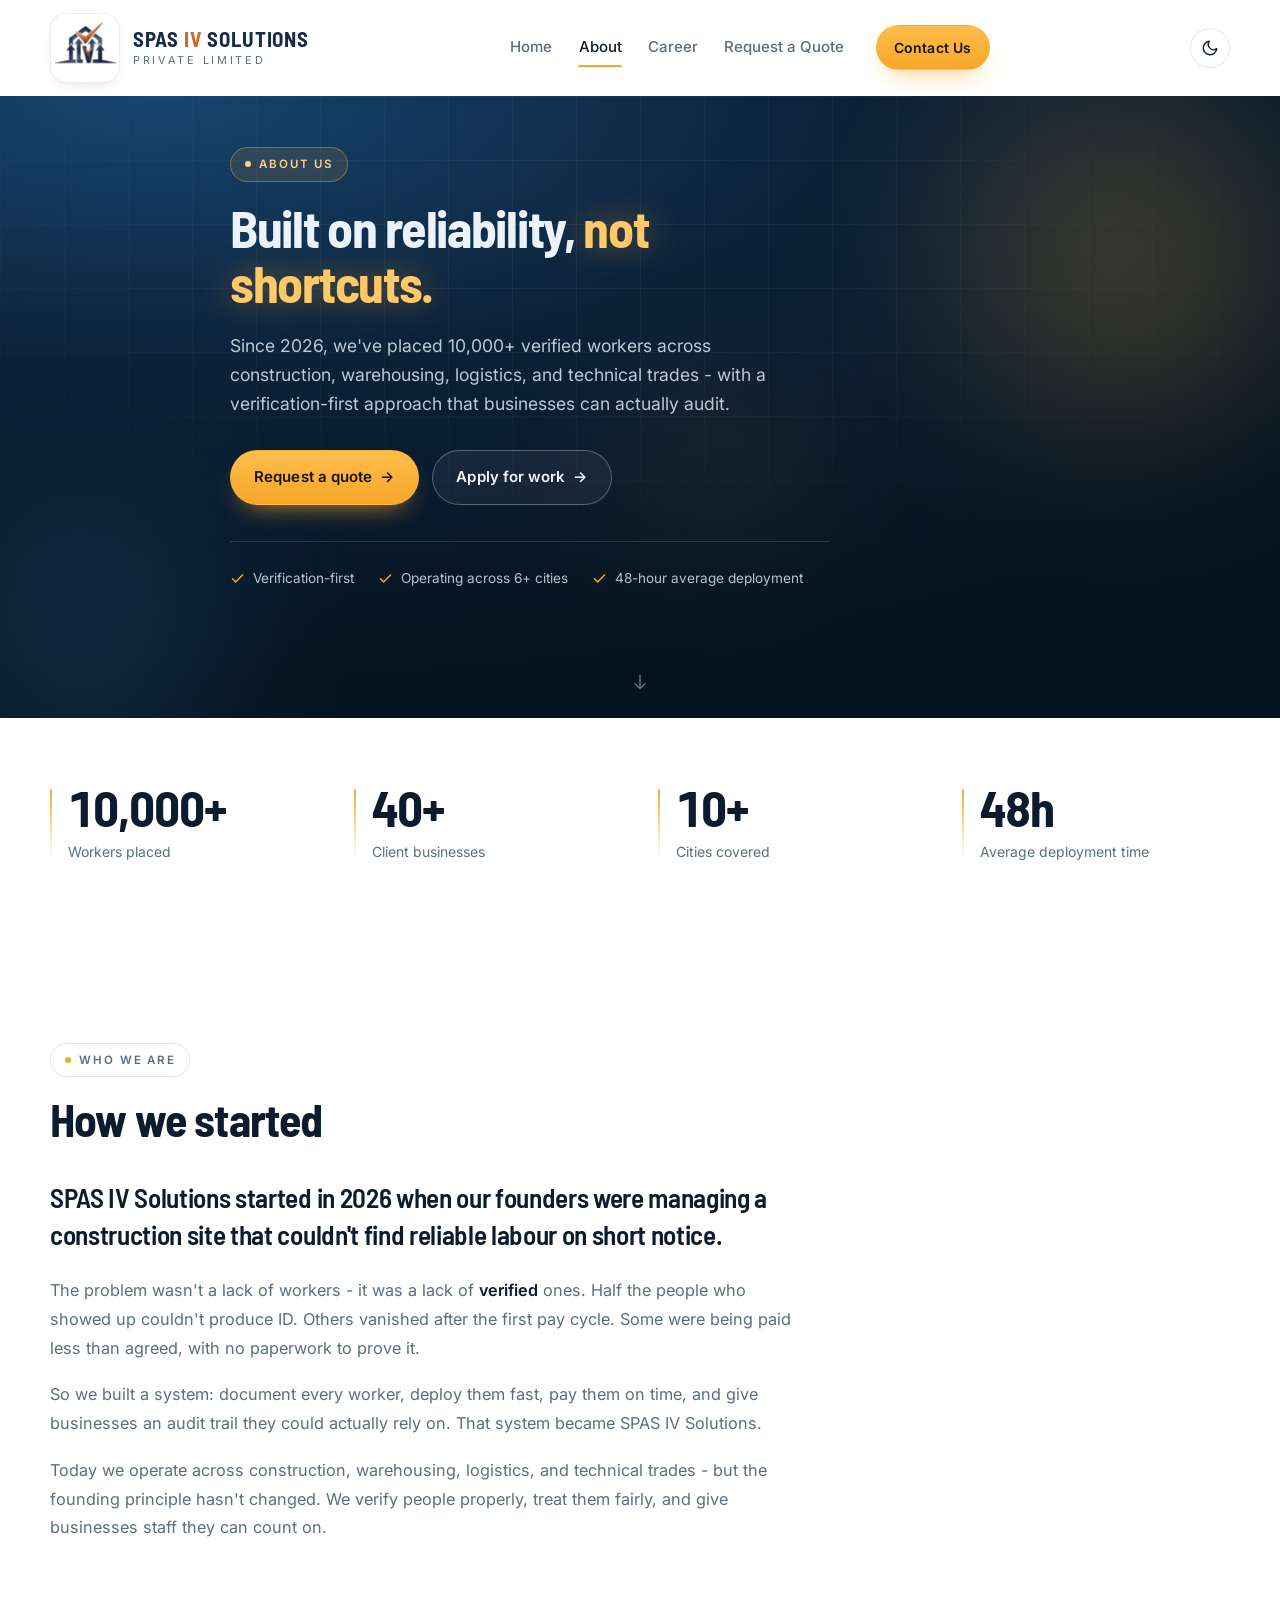
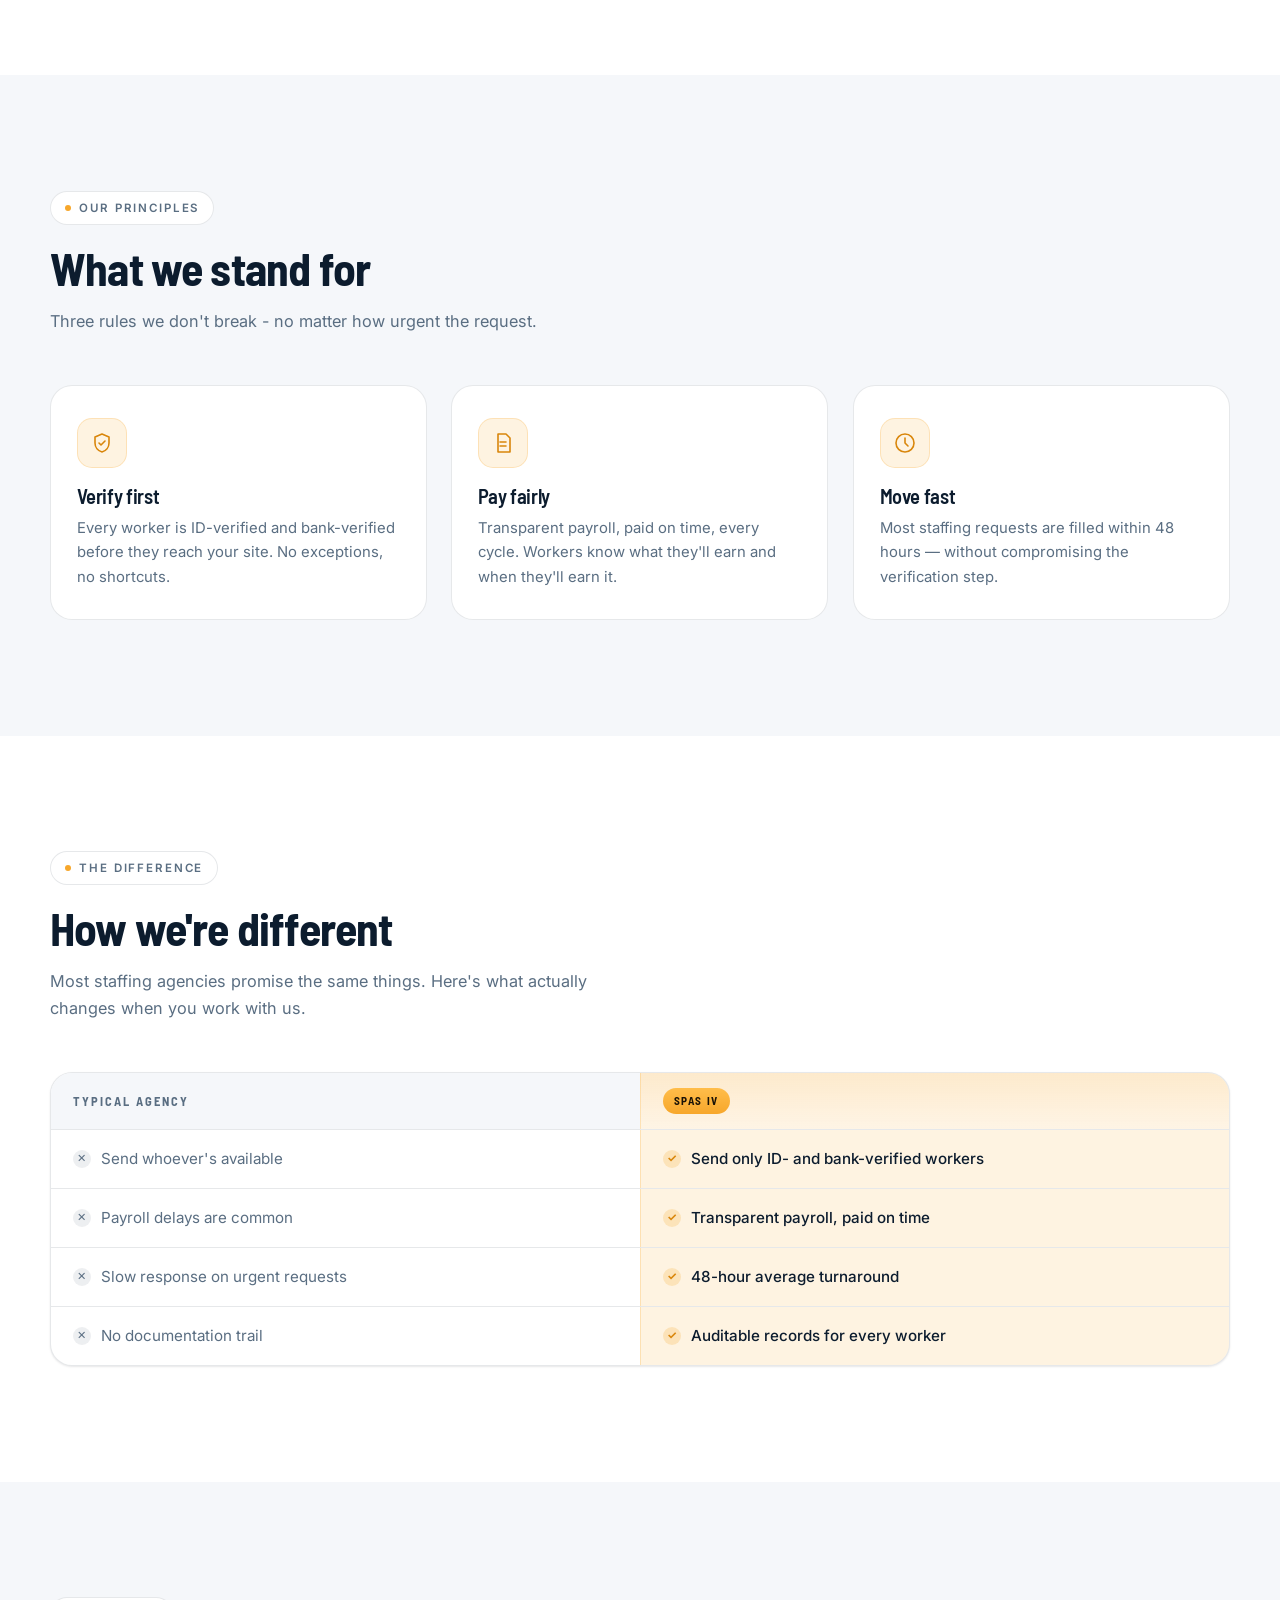
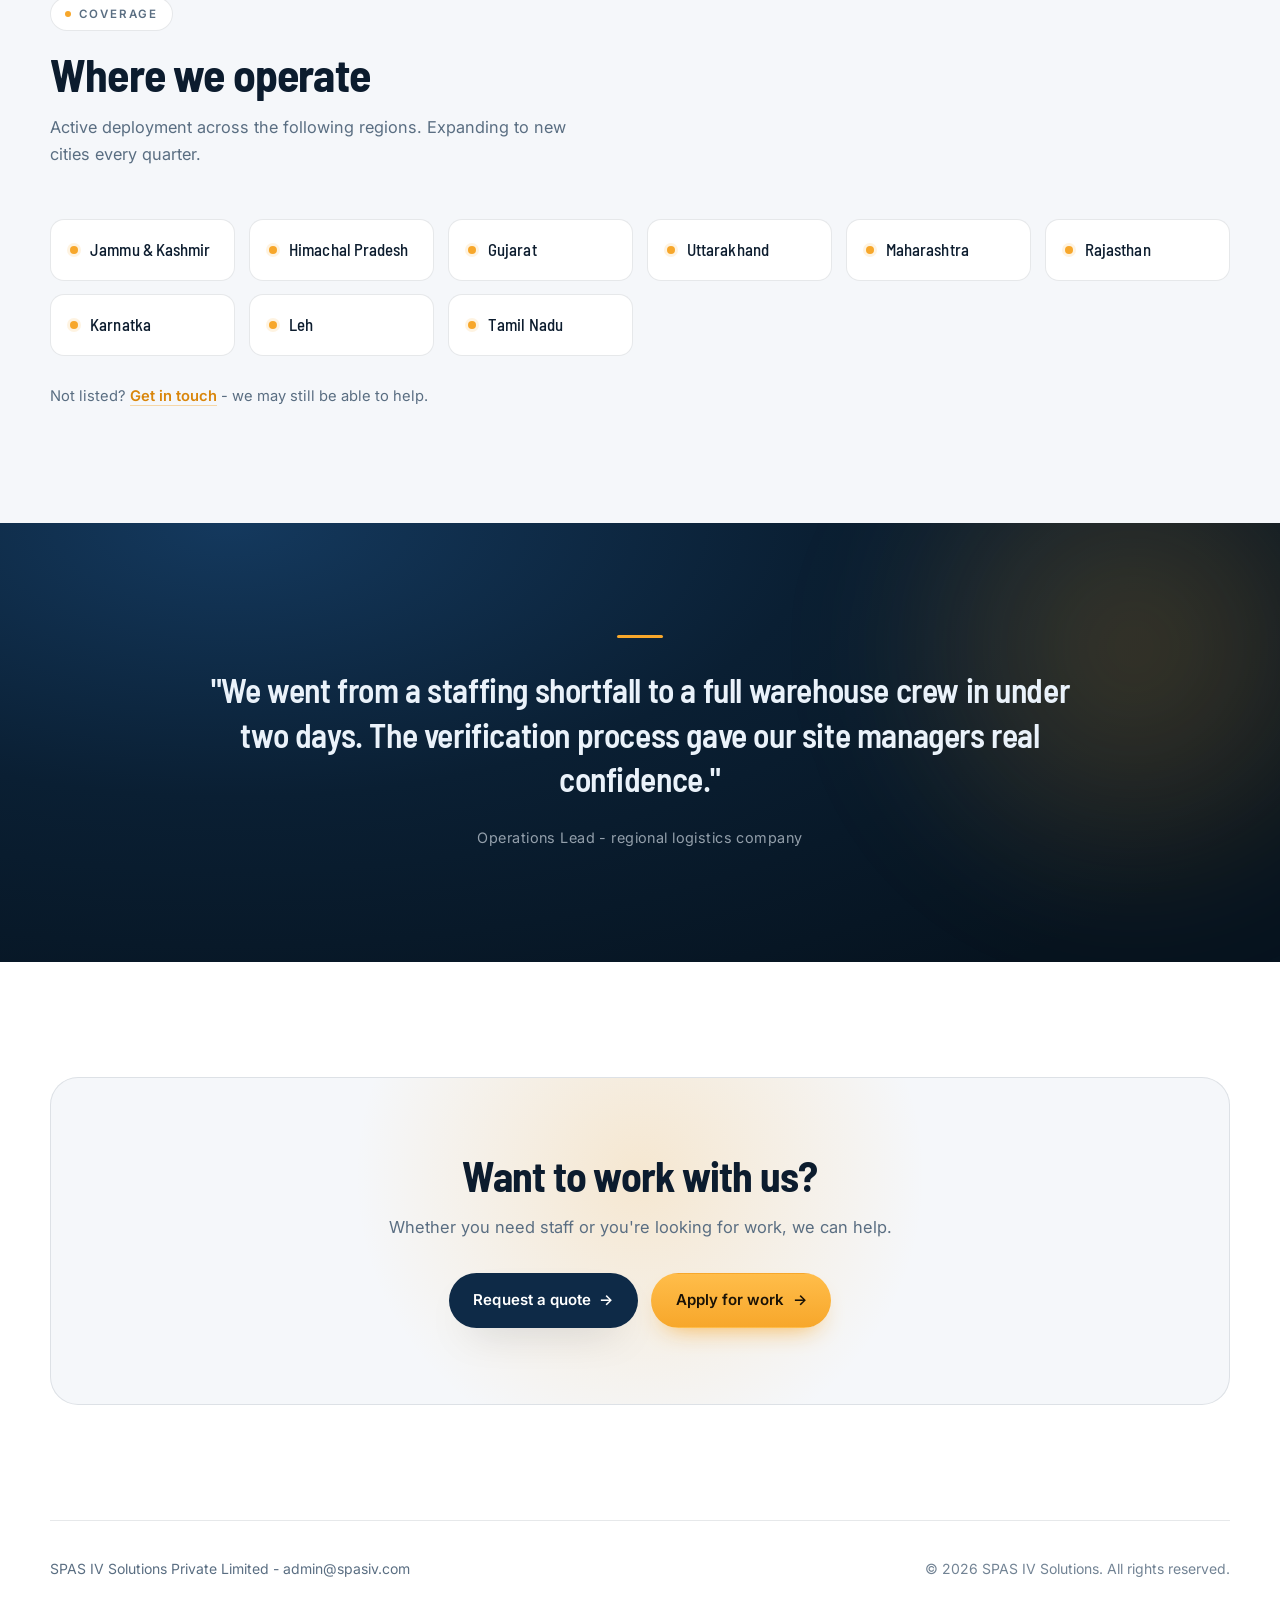
<file: about.html>
<!DOCTYPE html>
<html lang="en" data-theme="light">
<head>
<meta charset="UTF-8" />
<meta name="viewport" content="width=device-width, initial-scale=1.0" />
<link rel="icon" type="image/x-icon" href="/favicon.ico">
<link rel="icon" type="image/png" sizes="32x32" href="/favicons/favicon-32x32.png">
<link rel="icon" type="image/png" sizes="16x16" href="/favicons/favicon-16x16.png">
<link rel="apple-touch-icon" sizes="180x180" href="/favicons/apple-touch-icon.png">
<title>About Us — SPAS IV Solutions</title>
<meta name="description" content="Learn about SPAS IV Solutions — verified manpower and skilled labour supply built on reliability." />
<link rel="preconnect" href="https://fonts.googleapis.com" />
<link rel="preconnect" href="https://fonts.gstatic.com" crossorigin />
<link href="https://fonts.googleapis.com/css2?family=Barlow+Semi+Condensed:wght@500;600;700&family=Inter:wght@400;500;600;700&display=swap" rel="stylesheet" />
<link rel="stylesheet" href="css/style.css" />
</head>
<body>

<a class="skip-link" href="#main">Skip to content</a>

<!-- ===================== HEADER ===================== -->
<header class="site-header" id="siteHeader">
  <div class="container header-inner">

    <a href="./" class="logo" aria-label="SPAS IV Solutions — home">
      <span class="logo-badge">
        <span class="logo-ping" aria-hidden="true"></span>
        <span class="logo-shine" aria-hidden="true"></span>
        <img src="Images/logo.png" alt="SPAS IV Solutions Logo" class="logo-img"
             onerror="this.classList.add('is-missing')" />
        <span class="logo-mono" aria-hidden="true"></span>
        <span class="sparks" aria-hidden="true"><i></i><i></i><i></i><i></i></span>
      </span>
      <span class="logo-text">
        <span class="logo-name">SPAS <em>IV</em> SOLUTIONS</span>
        <span class="logo-sub">PRIVATE LIMITED</span>
      </span>
    </a>

    <nav class="nav-links" id="navLinks" aria-label="Main navigation">
      <a href="./" class="nav-link">Home</a>
      <a href="about.html" class="nav-link is-active">About</a>
      <a href="work.html" class="nav-link">Career</a>
      <a href="quote.html" class="nav-link">Request a Quote</a>
      <a href="contact.html" class="btn btn--amber btn--sm nav-cta">Contact Us</a>
    </nav>

    <div class="header-actions">
      <button id="theme-toggle" class="theme-toggle" type="button"
              aria-label="Switch to dark theme" aria-pressed="false">
        <svg class="icon-sun" width="18" height="18" viewBox="0 0 24 24" fill="none"
             stroke="currentColor" stroke-width="1.8" stroke-linecap="round">
          <circle cx="12" cy="12" r="4.2"/>
          <path d="M12 2v2M12 20v2M4.2 4.2l1.4 1.4M18.4 18.4l1.4 1.4M2 12h2M20 12h2M4.2 19.8l1.4-1.4M18.4 5.6l1.4-1.4"/>
        </svg>
        <svg class="icon-moon" width="18" height="18" viewBox="0 0 24 24" fill="none"
             stroke="currentColor" stroke-width="1.8" stroke-linecap="round" stroke-linejoin="round">
          <path d="M21 12.8A9 9 0 1 1 11.2 3a7 7 0 0 0 9.8 9.8z"/>
        </svg>
      </button>

      <button class="nav-toggle" id="navToggle" type="button"
              aria-label="Open menu" aria-expanded="false" aria-controls="navLinks">
        <span></span><span></span><span></span>
      </button>
    </div>

  </div>
</header>

<main id="main">

  <!-- ===================== HERO ===================== -->
  <section class="hero">
    <div class="hero-grid" aria-hidden="true"></div>
    <div class="floaty floaty-1" aria-hidden="true"></div>
    <div class="floaty floaty-2" aria-hidden="true"></div>
    <div class="floaty floaty-3" aria-hidden="true"></div>

    <div class="container hero-layout hero-layout--single">

      <div class="hero-inner">
        <p class="status-stamp status-stamp--amber hero-anim" style="--d:0ms">
          About us
        </p>

        <h1 class="hero-title hero-anim" style="--d:90ms">
          Built on reliability, <em>not shortcuts.</em>
        </h1>

        <p class="lead hero-anim" style="--d:180ms">
          Since 2026, we've placed 10,000+ verified workers across construction,
          warehousing, logistics, and technical trades - with a verification-first
          approach that businesses can actually audit.
        </p>

        <div class="cta-row hero-anim" style="--d:270ms">
          <a href="quote.html" class="btn btn--amber">
            Request a quote <span class="btn-arrow">→</span>
          </a>
          <a href="work.html" class="btn btn--outline-light">
            Apply for work <span class="btn-arrow">→</span>
          </a>
        </div>

        <ul class="hero-chips hero-anim" style="--d:360ms">
          <li>
            <svg width="15" height="15" viewBox="0 0 24 24" fill="none" stroke="currentColor"
                 stroke-width="2.4" stroke-linecap="round" stroke-linejoin="round">
              <path d="M4 12.5l5 5L20 6.5"/>
            </svg>
            Verification-first
          </li>
          <li>
            <svg width="15" height="15" viewBox="0 0 24 24" fill="none" stroke="currentColor"
                 stroke-width="2.4" stroke-linecap="round" stroke-linejoin="round">
              <path d="M4 12.5l5 5L20 6.5"/>
            </svg>
            Operating across 6+ cities
          </li>
          <li>
            <svg width="15" height="15" viewBox="0 0 24 24" fill="none" stroke="currentColor"
                 stroke-width="2.4" stroke-linecap="round" stroke-linejoin="round">
              <path d="M4 12.5l5 5L20 6.5"/>
            </svg>
            48-hour average deployment
          </li>
        </ul>
      </div>

    </div>

    <div class="scroll-cue" id="scrollCue" aria-hidden="true">
      <svg width="20" height="20" viewBox="0 0 24 24" fill="none"
           stroke="currentColor" stroke-width="1.5" stroke-linecap="round" stroke-linejoin="round">
        <path d="M12 4v16M6 14l6 6 6-6"/>
      </svg>
    </div>
  </section>

  <!-- ===================== STATS ===================== -->
  <section class="section section--tight">
    <div class="container">
      <div class="stats">
        <div class="stat reveal">
          <p class="num" data-target="10000" data-suffix="+">10000+</p>
          <p class="label">Workers placed</p>
        </div>
        <div class="stat reveal">
          <p class="num" data-target="40" data-suffix="+">40+</p>
          <p class="label">Client businesses</p>
        </div>
        <div class="stat reveal">
          <p class="num" data-target="10" data-suffix="+">10+</p>
          <p class="label">Cities covered</p>
        </div>
        <div class="stat reveal">
          <p class="num" data-target="48" data-suffix="h">48h</p>
          <p class="label">Average deployment time</p>
        </div>
      </div>
    </div>
  </section>

  <!-- ===================== OUR STORY ===================== -->
  <section class="section">
    <div class="container">
      <p class="status-stamp status-stamp--steel reveal">Who we are</p>
      <h2 class="section-title reveal">How we started</h2>

      <div class="story-block reveal">
        <p class="story-lead">
          SPAS IV Solutions started in 2026 when our founders were managing a construction
          site that couldn't find reliable labour on short notice.
        </p>
        <p class="story-text">
          The problem wasn't a lack of workers - it was a lack of <strong>verified</strong> ones.
          Half the people who showed up couldn't produce ID. Others vanished after the first
          pay cycle. Some were being paid less than agreed, with no paperwork to prove it.
        </p>
        <p class="story-text">
          So we built a system: document every worker, deploy them fast, pay them on time,
          and give businesses an audit trail they could actually rely on. That system became
          SPAS IV Solutions.
        </p>
        <p class="story-text">
          Today we operate across construction, warehousing, logistics, and technical
          trades - but the founding principle hasn't changed. We verify people properly,
          treat them fairly, and give businesses staff they can count on.
        </p>
      </div>
    </div>
  </section>

  <!-- ===================== WHAT WE STAND FOR ===================== -->
  <section class="section section--soft">
    <div class="container">
      <div class="section-heading reveal">
        <p class="status-stamp status-stamp--steel">Our principles</p>
        <h2 class="section-title">What we stand for</h2>
        <p class="section-intro">
          Three rules we don't break - no matter how urgent the request.
        </p>
      </div>

      <div class="grid grid--3">

        <article class="feature-card reveal">
          <div class="feature-icon">
            <svg width="24" height="24" viewBox="0 0 24 24" fill="none"
                 stroke="currentColor" stroke-width="1.6" stroke-linecap="round" stroke-linejoin="round">
              <path d="M12 3l7 3v6c0 4.5-3 8-7 9-4-1-7-4.5-7-9V6z"/>
              <path d="M9 12l2 2 4-4"/>
            </svg>
          </div>
          <h3 class="feature-title">Verify first</h3>
          <p class="feature-text">
            Every worker is ID-verified and bank-verified before they reach your site.
            No exceptions, no shortcuts.
          </p>
        </article>

        <article class="feature-card reveal">
          <div class="feature-icon">
            <svg width="24" height="24" viewBox="0 0 24 24" fill="none"
                 stroke="currentColor" stroke-width="1.6" stroke-linecap="round" stroke-linejoin="round">
              <path d="M7 3h8l4 4v14H7z"/>
              <path d="M9 11h6M9 15h6"/>
            </svg>
          </div>
          <h3 class="feature-title">Pay fairly</h3>
          <p class="feature-text">
            Transparent payroll, paid on time, every cycle. Workers know what they'll earn
            and when they'll earn it.
          </p>
        </article>

        <article class="feature-card reveal">
          <div class="feature-icon">
            <svg width="24" height="24" viewBox="0 0 24 24" fill="none"
                 stroke="currentColor" stroke-width="1.6" stroke-linecap="round" stroke-linejoin="round">
              <circle cx="12" cy="12" r="9"/>
              <path d="M12 7v5l3 3"/>
            </svg>
          </div>
          <h3 class="feature-title">Move fast</h3>
          <p class="feature-text">
            Most staffing requests are filled within 48 hours — without compromising the
            verification step.
          </p>
        </article>

      </div>
    </div>
  </section>

  <!-- ===================== HOW WE'RE DIFFERENT ===================== -->
  <section class="section">
    <div class="container">
      <div class="section-heading reveal">
        <p class="status-stamp status-stamp--steel">The difference</p>
        <h2 class="section-title">How we're different</h2>
        <p class="section-intro">
          Most staffing agencies promise the same things. Here's what actually changes
          when you work with us.
        </p>
      </div>

      <div class="compare-table reveal" role="table" aria-label="Comparison of typical agencies and SPAS IV Solutions">

        <div class="compare-row compare-head" role="row">
          <div class="compare-cell compare-label" role="columnheader">Typical agency</div>
          <div class="compare-cell compare-highlight" role="columnheader">
            <span class="compare-badge">SPAS IV</span>
          </div>
        </div>

        <div class="compare-row" role="row">
          <div class="compare-cell compare-label" role="cell">
            <span class="compare-x" aria-hidden="true">✕</span>
            Send whoever's available
          </div>
          <div class="compare-cell compare-highlight" role="cell">
            <span class="compare-check" aria-hidden="true">✓</span>
            Send only ID- and bank-verified workers
          </div>
        </div>

        <div class="compare-row" role="row">
          <div class="compare-cell compare-label" role="cell">
            <span class="compare-x" aria-hidden="true">✕</span>
            Payroll delays are common
          </div>
          <div class="compare-cell compare-highlight" role="cell">
            <span class="compare-check" aria-hidden="true">✓</span>
            Transparent payroll, paid on time
          </div>
        </div>

        <div class="compare-row" role="row">
          <div class="compare-cell compare-label" role="cell">
            <span class="compare-x" aria-hidden="true">✕</span>
            Slow response on urgent requests
          </div>
          <div class="compare-cell compare-highlight" role="cell">
            <span class="compare-check" aria-hidden="true">✓</span>
            48-hour average turnaround
          </div>
        </div>

        <div class="compare-row" role="row">
          <div class="compare-cell compare-label" role="cell">
            <span class="compare-x" aria-hidden="true">✕</span>
            No documentation trail
          </div>
          <div class="compare-cell compare-highlight" role="cell">
            <span class="compare-check" aria-hidden="true">✓</span>
            Auditable records for every worker
          </div>
        </div>

      </div>
    </div>
  </section>

  <!-- ===================== COVERAGE ===================== -->
  <section class="section section--soft">
    <div class="container">
      <div class="section-heading reveal">
        <p class="status-stamp status-stamp--steel">Coverage</p>
        <h2 class="section-title">Where we operate</h2>
        <p class="section-intro">
          Active deployment across the following regions. Expanding to new cities every quarter.
        </p>
      </div>

      <div class="coverage-grid reveal">
        <div class="coverage-item">
          <span class="coverage-dot" aria-hidden="true"></span>
          <span class="coverage-city">Jammu & Kashmir</span>
        </div>
        <div class="coverage-item">
          <span class="coverage-dot" aria-hidden="true"></span>
          <span class="coverage-city">Himachal Pradesh</span>
        </div>
        <div class="coverage-item">
          <span class="coverage-dot" aria-hidden="true"></span>
          <span class="coverage-city">Gujarat</span>
        </div>
        <div class="coverage-item">
          <span class="coverage-dot" aria-hidden="true"></span>
          <span class="coverage-city">Uttarakhand</span>
        </div>
        <div class="coverage-item">
          <span class="coverage-dot" aria-hidden="true"></span>
          <span class="coverage-city">Maharashtra</span>
        </div>
        <div class="coverage-item">
          <span class="coverage-dot" aria-hidden="true"></span>
          <span class="coverage-city">Rajasthan</span>
        </div>
        <div class="coverage-item">
          <span class="coverage-dot" aria-hidden="true"></span>
          <span class="coverage-city">Karnatka</span>
        </div>
        <div class="coverage-item">
          <span class="coverage-dot" aria-hidden="true"></span>
          <span class="coverage-city">Leh</span>
        </div>
        <div class="coverage-item">
          <span class="coverage-dot" aria-hidden="true"></span>
          <span class="coverage-city">Tamil Nadu</span>
        </div>
      </div>

      <p class="coverage-note reveal">
        Not listed? <a href="contact.html">Get in touch</a> - we may still be able to help.
      </p>
    </div>
  </section>

  <!-- ===================== TESTIMONIAL ===================== -->
  <section class="testimonial">
    <div class="container testimonial-inner">
      <p class="testimonial-quote reveal">
        "We went from a staffing shortfall to a full warehouse crew in under two days.
        The verification process gave our site managers real confidence."
      </p>
      <p class="testimonial-author reveal">
        Operations Lead - regional logistics company
      </p>
    </div>
  </section>

  <!-- ===================== FINAL CTA ===================== -->
  <section class="section">
    <div class="container">
      <div class="cta-panel reveal">
        <h2>Want to work with us?</h2>
        <p class="final-cta-text">
          Whether you need staff or you're looking for work, we can help.
        </p>
        <div class="final-cta-actions">
          <a href="quote.html" class="btn btn--navy">
            Request a quote <span class="btn-arrow">→</span>
          </a>
          <a href="work.html" class="btn btn--amber">
            Apply for work <span class="btn-arrow">→</span>
          </a>
        </div>
      </div>
    </div>
  </section>

</main>

<!-- ===================== FOOTER ===================== -->
<footer class="site-footer container">
  <p>SPAS IV Solutions Private Limited - admin@spasiv.com</p>
  <p class="footer-muted">© <span id="year"></span> SPAS IV Solutions. All rights reserved.</p>
</footer>

<script src="js/main.js"></script>
</body>
</html>
</file>
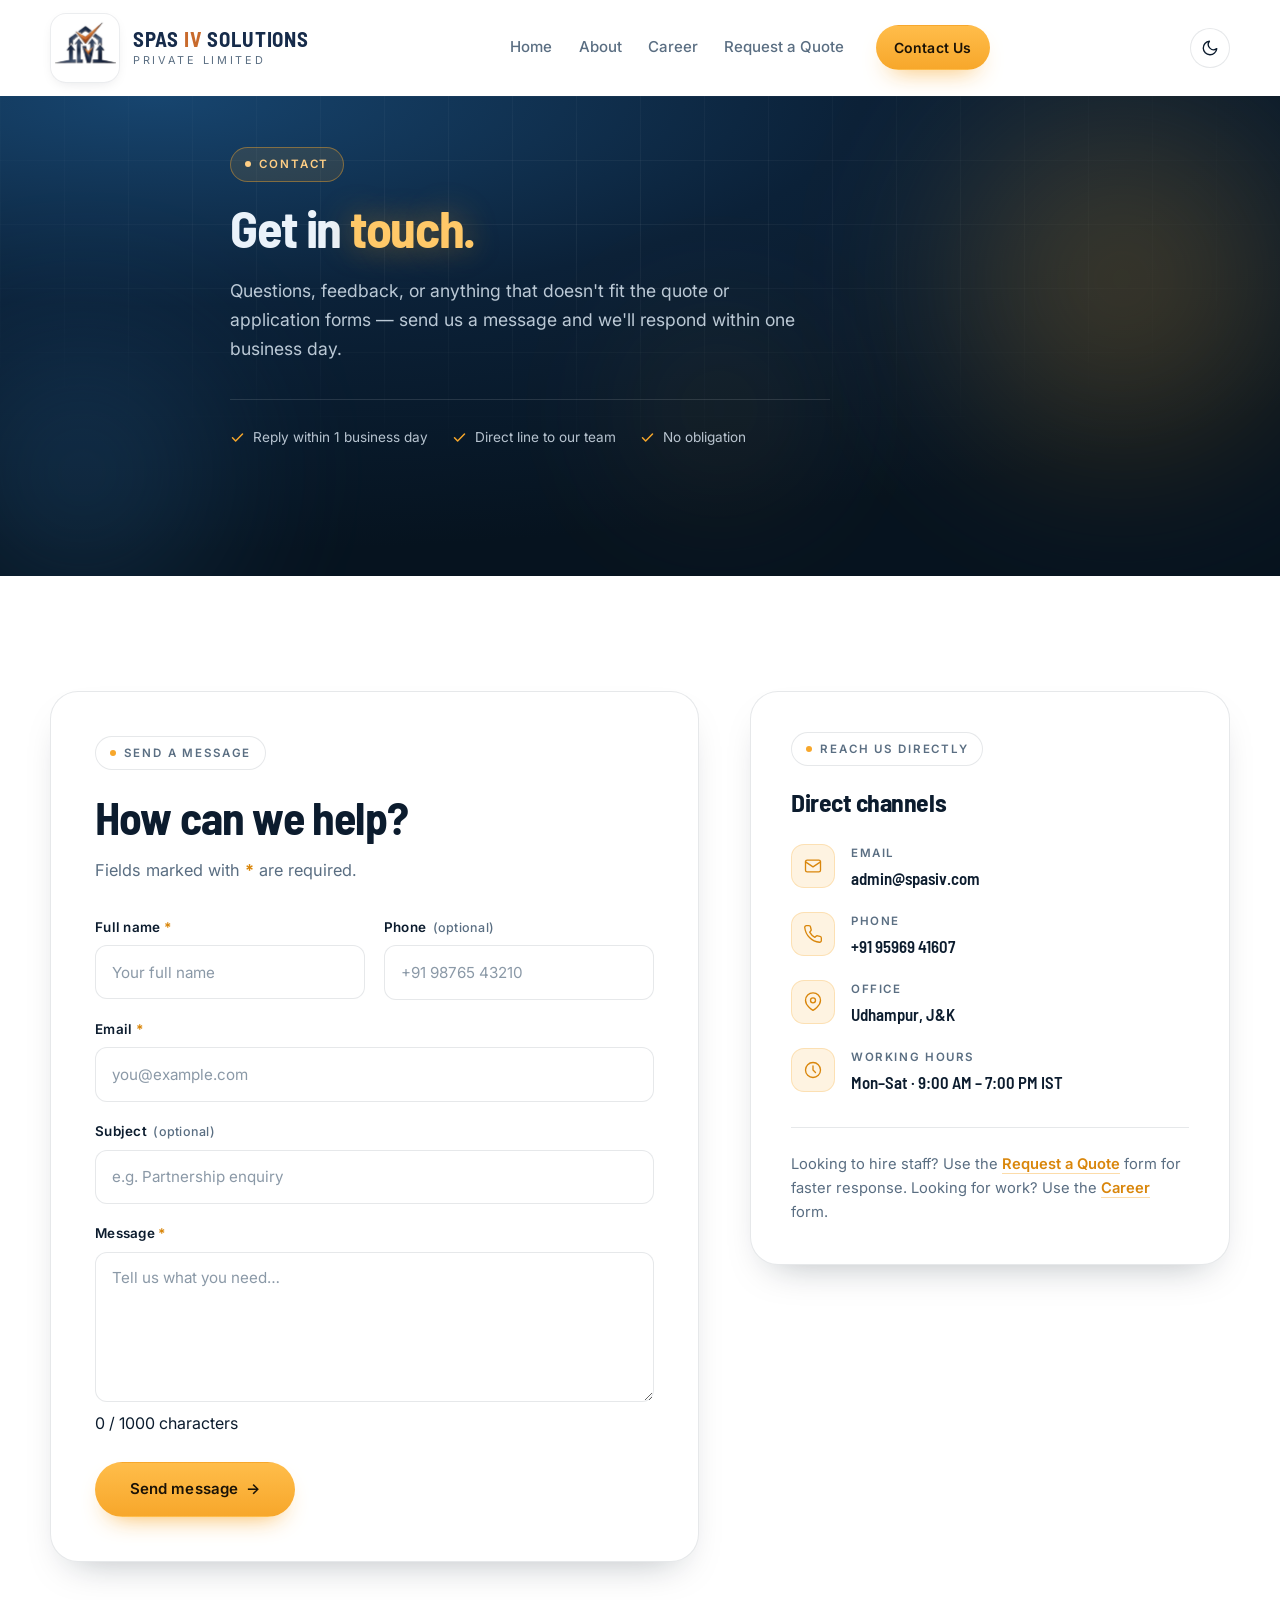
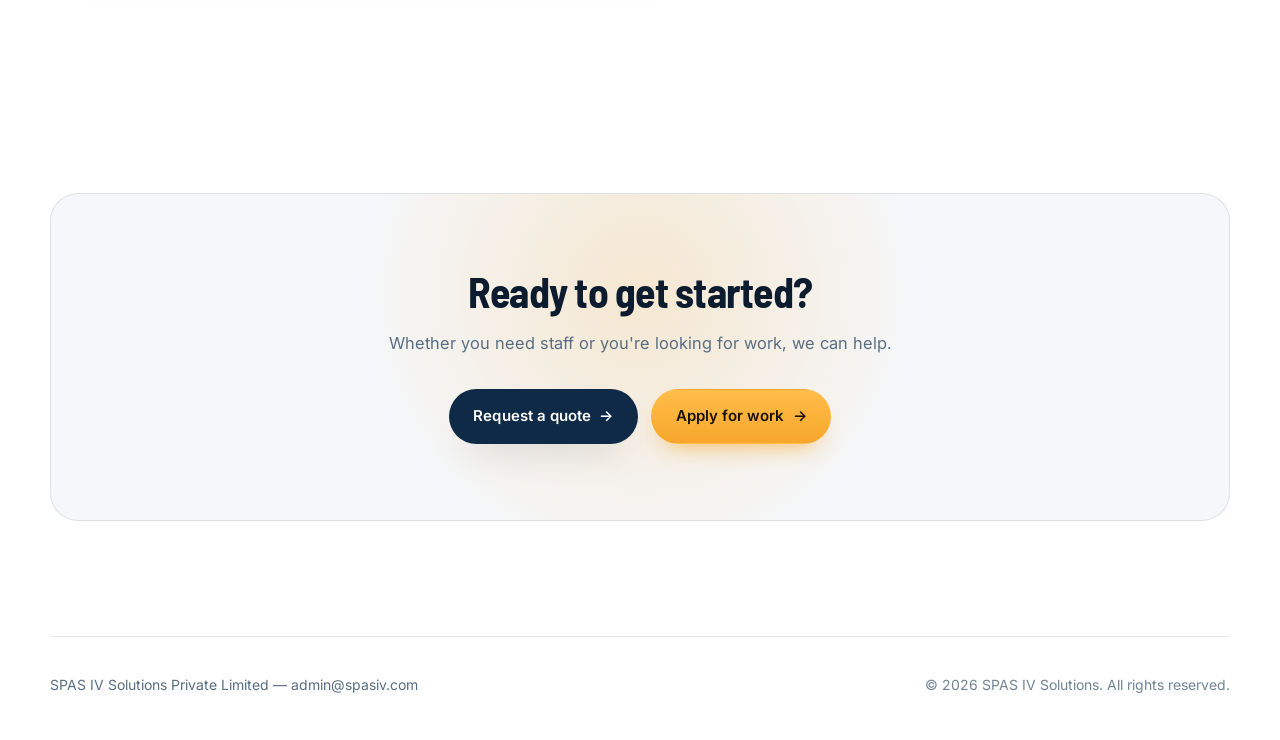
<file: contact.html>
<!DOCTYPE html>
<html lang="en" data-theme="light">
<head>
<meta charset="UTF-8" />
<meta name="viewport" content="width=device-width, initial-scale=1.0" />
<link rel="icon" type="image/x-icon" href="/favicon.ico">
<link rel="icon" type="image/png" sizes="32x32" href="/favicons/favicon-32x32.png">
<link rel="icon" type="image/png" sizes="16x16" href="/favicons/favicon-16x16.png">
<link rel="apple-touch-icon" sizes="180x180" href="/favicons/apple-touch-icon.png">
<title>Contact Us — SPAS IV Solutions</title>
<meta name="description" content="Get in touch with SPAS IV Solutions for manpower and staffing inquiries." />
<link rel="preconnect" href="https://fonts.googleapis.com" />
<link rel="preconnect" href="https://fonts.gstatic.com" crossorigin />
<link href="https://fonts.googleapis.com/css2?family=Barlow+Semi+Condensed:wght@500;600;700&family=Inter:wght@400;500;600;700&display=swap" rel="stylesheet" />
<link rel="stylesheet" href="css/style.css" />
</head>
<body>

<a class="skip-link" href="#main">Skip to content</a>

<!-- ===================== HEADER ===================== -->
<header class="site-header" id="siteHeader">
  <div class="container header-inner">

    <a href="./" class="logo" aria-label="SPAS IV Solutions — home">
      <span class="logo-badge">
        <span class="logo-ping" aria-hidden="true"></span>
        <span class="logo-shine" aria-hidden="true"></span>
        <img src="Images/logo.png" alt="SPAS IV Solutions Logo" class="logo-img"
             onerror="this.classList.add('is-missing')" />
        <span class="logo-mono" aria-hidden="true"></span>
        <span class="sparks" aria-hidden="true"><i></i><i></i><i></i><i></i></span>
      </span>
      <span class="logo-text">
        <span class="logo-name">SPAS <em>IV</em> SOLUTIONS</span>
        <span class="logo-sub">PRIVATE LIMITED</span>
      </span>
    </a>

    <nav class="nav-links" id="navLinks" aria-label="Main navigation">
      <a href="./" class="nav-link">Home</a>
      <a href="about.html" class="nav-link">About</a>
      <a href="work.html" class="nav-link">Career</a>
      <a href="quote.html" class="nav-link">Request a Quote</a>
      <a href="contact.html" class="btn btn--amber btn--sm nav-cta is-active">Contact Us</a>
    </nav>

    <div class="header-actions">
      <button id="theme-toggle" class="theme-toggle" type="button"
              aria-label="Switch to dark theme" aria-pressed="false">
        <svg class="icon-sun" width="18" height="18" viewBox="0 0 24 24" fill="none"
             stroke="currentColor" stroke-width="1.8" stroke-linecap="round">
          <circle cx="12" cy="12" r="4.2"/>
          <path d="M12 2v2M12 20v2M4.2 4.2l1.4 1.4M18.4 18.4l1.4 1.4M2 12h2M20 12h2M4.2 19.8l1.4-1.4M18.4 5.6l1.4-1.4"/>
        </svg>
        <svg class="icon-moon" width="18" height="18" viewBox="0 0 24 24" fill="none"
             stroke="currentColor" stroke-width="1.8" stroke-linecap="round" stroke-linejoin="round">
          <path d="M21 12.8A9 9 0 1 1 11.2 3a7 7 0 0 0 9.8 9.8z"/>
        </svg>
      </button>

      <button class="nav-toggle" id="navToggle" type="button"
              aria-label="Open menu" aria-expanded="false" aria-controls="navLinks">
        <span></span><span></span><span></span>
      </button>
    </div>

  </div>
</header>

<main id="main">

  <!-- ===================== HERO ===================== -->
  <section class="hero">
    <div class="hero-grid" aria-hidden="true"></div>
    <div class="floaty floaty-1" aria-hidden="true"></div>
    <div class="floaty floaty-2" aria-hidden="true"></div>
    <div class="floaty floaty-3" aria-hidden="true"></div>

    <div class="container hero-layout hero-layout--single">

      <div class="hero-inner">
        <p class="status-stamp status-stamp--amber hero-anim" style="--d:0ms">
          Contact
        </p>

        <h1 class="hero-title hero-anim" style="--d:90ms">
          Get in <em>touch.</em>
        </h1>

        <p class="lead hero-anim" style="--d:180ms">
          Questions, feedback, or anything that doesn't fit the quote or application
          forms — send us a message and we'll respond within one business day.
        </p>

        <ul class="hero-chips hero-anim" style="--d:270ms">
          <li>
            <svg width="15" height="15" viewBox="0 0 24 24" fill="none" stroke="currentColor"
                 stroke-width="2.4" stroke-linecap="round" stroke-linejoin="round">
              <path d="M4 12.5l5 5L20 6.5"/>
            </svg>
            Reply within 1 business day
          </li>
          <li>
            <svg width="15" height="15" viewBox="0 0 24 24" fill="none" stroke="currentColor"
                 stroke-width="2.4" stroke-linecap="round" stroke-linejoin="round">
              <path d="M4 12.5l5 5L20 6.5"/>
            </svg>
            Direct line to our team
          </li>
          <li>
            <svg width="15" height="15" viewBox="0 0 24 24" fill="none" stroke="currentColor"
                 stroke-width="2.4" stroke-linecap="round" stroke-linejoin="round">
              <path d="M4 12.5l5 5L20 6.5"/>
            </svg>
            No obligation
          </li>
        </ul>
      </div>

    </div>
  </section>

  <!-- ===================== CONTACT FORM + DETAILS ===================== -->
  <section class="section">
    <div class="container">
      <div class="contact-layout">

        <!-- Form -->
        <div class="form-wrap reveal">
          <div class="form-head">
            <p class="status-stamp status-stamp--steel">Send a message</p>
            <h2 class="section-title">How can we help?</h2>
            <p class="section-intro">
              Fields marked with <span class="req-mark">*</span> are required.
            </p>
          </div>

          <form id="contact-form" novalidate>

            <div class="grid grid--2">
              <div class="field">
                <label for="c-name">Full name <span class="req-mark">*</span></label>
                <input id="c-name" name="from_name" type="text" required data-validate="name" autocomplete="name" placeholder="Your full name" maxlength="60" />
              </div>
              <div class="field">
                <label for="c-phone">Phone <span class="opt-mark">(optional)</span></label>
                <input id="c-phone" name="phone" type="tel" data-validate="phone-optional" autocomplete="tel" placeholder="+91 98765 43210" maxlength="20" />
              </div>
            </div>

            <div class="field">
              <label for="c-email">Email <span class="req-mark">*</span></label>
              <input id="c-email" name="from_email" type="email" required data-validate="email" autocomplete="email" placeholder="you@example.com" maxlength="120" />
            </div>

            <div class="field">
              <label for="c-subject">Subject <span class="opt-mark">(optional)</span></label>
              <input id="c-subject" name="subject" type="text" data-validate="subject" placeholder="e.g. Partnership enquiry" maxlength="100" />
            </div>

            <div class="field">
              <label for="c-message">Message <span class="req-mark">*</span></label>
              <textarea id="c-message" name="message" rows="5" required data-validate="message" placeholder="Tell us what you need…" maxlength="1000"></textarea>
              <p class="field-hint"><span id="msg-counter">0</span> / 1000 characters</p>
            </div>

            <div class="form-actions">
              <button type="submit" class="btn btn--amber" data-label="Send message">
                <span class="btn-label">Send message</span>
                <span class="btn-arrow">→</span>
              </button>
            </div>
          </form>
        </div>

        <!-- Direct channels -->
        <aside class="contact-info reveal">
          <p class="status-stamp status-stamp--steel">Reach us directly</p>
          <h2 class="section-title" style="font-size:1.6rem;margin-top:.25rem;">Direct channels</h2>

          <ul class="contact-list">
            <li class="contact-item">
              <span class="contact-icon" aria-hidden="true">
                <svg width="20" height="20" viewBox="0 0 24 24" fill="none"
                     stroke="currentColor" stroke-width="1.6" stroke-linecap="round" stroke-linejoin="round">
                  <rect x="3" y="5" width="18" height="14" rx="2"/>
                  <path d="M3 7l9 6 9-6"/>
                </svg>
              </span>
              <div>
                <p class="contact-label">Email</p>
                <p class="contact-value">
                  <a href="mailto:admin@spasiv.com">admin@spasiv.com</a>
                </p>
              </div>
            </li>

            <li class="contact-item">
              <span class="contact-icon" aria-hidden="true">
                <svg width="20" height="20" viewBox="0 0 24 24" fill="none"
                     stroke="currentColor" stroke-width="1.6" stroke-linecap="round" stroke-linejoin="round">
                  <path d="M22 16.9v3a2 2 0 0 1-2.2 2A19.8 19.8 0 0 1 2.1 4.2 2 2 0 0 1 4.1 2h3a2 2 0 0 1 2 1.7c.1.9.3 1.8.6 2.6a2 2 0 0 1-.5 2.1L8 9.7a16 16 0 0 0 6.3 6.3l1.3-1.3a2 2 0 0 1 2.1-.5c.8.3 1.7.5 2.6.6a2 2 0 0 1 1.7 2z"/>
                </svg>
              </span>
              <div>
                <p class="contact-label">Phone</p>
                <p class="contact-value">
                  <a href="tel:+919596941607">+91 95969 41607</a>
                </p>
              </div>
            </li>

            <li class="contact-item">
              <span class="contact-icon" aria-hidden="true">
                <svg width="20" height="20" viewBox="0 0 24 24" fill="none"
                     stroke="currentColor" stroke-width="1.6" stroke-linecap="round" stroke-linejoin="round">
                  <path d="M21 10c0 7-9 12-9 12s-9-5-9-12a9 9 0 0 1 18 0z"/>
                  <circle cx="12" cy="10" r="3"/>
                </svg>
              </span>
              <div>
                <p class="contact-label">Office</p>
                <p class="contact-value">Udhampur, J&K</p>
              </div>
            </li>

            <li class="contact-item">
              <span class="contact-icon" aria-hidden="true">
                <svg width="20" height="20" viewBox="0 0 24 24" fill="none"
                     stroke="currentColor" stroke-width="1.6" stroke-linecap="round" stroke-linejoin="round">
                  <circle cx="12" cy="12" r="9"/>
                  <path d="M12 7v5l3 3"/>
                </svg>
              </span>
              <div>
                <p class="contact-label">Working hours</p>
                <p class="contact-value">Mon–Sat · 9:00 AM – 7:00 PM IST</p>
              </div>
            </li>
          </ul>

          <div class="contact-divider" aria-hidden="true"></div>

          <p class="contact-note">
            Looking to hire staff? Use the
            <a href="quote.html">Request a Quote</a> form for faster response.
            Looking for work? Use the
            <a href="work.html">Career</a> form.
          </p>
        </aside>

      </div>
    </div>
  </section>

  <!-- ===================== FINAL CTA ===================== -->
  <section class="section">
    <div class="container">
      <div class="cta-panel reveal">
        <h2>Ready to get started?</h2>
        <p class="final-cta-text">
          Whether you need staff or you're looking for work, we can help.
        </p>
        <div class="final-cta-actions">
          <a href="quote.html" class="btn btn--navy">
            Request a quote <span class="btn-arrow">→</span>
          </a>
          <a href="work.html" class="btn btn--amber">
            Apply for work <span class="btn-arrow">→</span>
          </a>
        </div>
      </div>
    </div>
  </section>

</main>

<!-- ===================== FOOTER ===================== -->
<footer class="site-footer container">
  <p>SPAS IV Solutions Private Limited — admin@spasiv.com</p>
  <p class="footer-muted">© <span id="year"></span> SPAS IV Solutions. All rights reserved.</p>
</footer>

<!-- ===================== SUCCESS / ERROR MODAL ===================== -->
<div class="modal-overlay" id="feedbackModal">
  <div class="modal-card">
    <div class="modal-icon" id="modalIcon">
      <svg viewBox="0 0 24 24" fill="none" stroke="currentColor" stroke-width="2.5" stroke-linecap="round" stroke-linejoin="round">
        <path d="M20 6L9 17l-5-5"/>
      </svg>
    </div>
    <h3 class="modal-title" id="modalTitle">Message Prepared!</h3>
    <p class="modal-text" id="modalText">We are opening your email app. Please click "Send" there to deliver your message to us.</p>
    <button type="button" class="btn btn--navy modal-btn" id="closeModalBtn">Got it</button>
  </div>
</div>

<script src="js/main.js"></script>
<script>
  (function () {
    /* =========================================================
       TARGET EMAIL ADDRESS
       Change this to wherever you want the contact messages to go
    ========================================================= */
    var TARGET_EMAIL = 'admin@spasiv.com';

    var form   = document.getElementById('contact-form');
    var button = form ? form.querySelector('button[type="submit"]') : null;
    if (!form) return;

    /* ------ Modal Helpers ------ */
    var modal = document.getElementById('feedbackModal');
    var modalIcon = document.getElementById('modalIcon');
    var modalTitle = document.getElementById('modalTitle');
    var modalText = document.getElementById('modalText');
    var closeModalBtn = document.getElementById('closeModalBtn');

    function showModal(isSuccess, title, message) {
      if (isSuccess) {
        modalIcon.classList.remove('is-error');
        modalIcon.innerHTML = '<svg viewBox="0 0 24 24" fill="none" stroke="currentColor" stroke-width="2.5" stroke-linecap="round" stroke-linejoin="round"><path d="M20 6L9 17l-5-5"/></svg>';
      } else {
        modalIcon.classList.add('is-error');
        modalIcon.innerHTML = '<svg viewBox="0 0 24 24" fill="none" stroke="currentColor" stroke-width="2.5" stroke-linecap="round" stroke-linejoin="round"><circle cx="12" cy="12" r="9"/><path d="M12 7v6M12 17h.01"/></svg>';
      }
      modalTitle.textContent = title;
      modalText.textContent = message;
      modal.classList.add('is-open');
    }

    if (closeModalBtn) closeModalBtn.addEventListener('click', () => modal.classList.remove('is-open'));
    if (modal) modal.addEventListener('click', (e) => { if (e.target === modal) modal.classList.remove('is-open'); });

    /* ------ Validation Helpers ------ */
    function showError(field, message) {
      clearError(field);
      field.classList.add('has-error');
      field.classList.remove('is-valid');
      field.setAttribute('aria-invalid', 'true');
      var err = document.createElement('p');
      err.className = 'field-error';
      err.innerHTML = '<svg width="13" height="13" viewBox="0 0 24 24" fill="none" stroke="currentColor" stroke-width="2.4" stroke-linecap="round"><circle cx="12" cy="12" r="9"/><path d="M12 7v6M12 17h.01"/></svg><span>' + message + '</span>';
      field.parentElement.appendChild(err);
    }

    function clearError(field) {
      field.classList.remove('has-error');
      field.removeAttribute('aria-invalid');
      var existing = field.parentElement.querySelector('.field-error');
      if (existing) existing.remove();
    }

    function markValid(field) {
      clearError(field);
      field.classList.add('is-valid');
    }

    function clearAllStates() {
      form.querySelectorAll('.has-error, .is-valid').forEach(function (el) {
        el.classList.remove('has-error', 'is-valid');
        el.removeAttribute('aria-invalid');
      });
      form.querySelectorAll('.field-error').forEach(function (el) { el.remove(); });
    }

    var rules = {
      name: function (value) {
        if (!value) return 'Full name is required.';
        if (value.length < 2) return 'Please enter at least 2 characters.';
        if (!/^[A-Za-z\s.'\-]+$/.test(value)) return 'Name can only contain letters, spaces, and . \' -.';
        return true;
      },
      'phone-optional': function (value) {
        if (!value) return true;
        var digits = value.replace(/\D/g, '');
        if (digits.length < 7) return 'Phone number is too short (min 7 digits).';
        if (digits.length > 15) return 'Phone number is too long (max 15 digits).';
        return true;
      },
      email: function (value) {
        if (!value) return 'Email is required.';
        if (!/^[^\s@]+@[^\s@]+\.[^\s@]{2,}$/.test(value)) return 'Please enter a valid email address.';
        return true;
      },
      subject: function (value) {
        if (!value) return true;
        if (value.length > 100) return 'Please keep it under 100 characters.';
        return true;
      },
      message: function (value) {
        if (!value) return 'Message is required.';
        if (value.length < 10) return 'Please write at least 10 characters.';
        if (value.length > 1000) return 'Please keep it under 1000 characters.';
        return true;
      }
    };

    function validateField(field) {
      var ruleName = field.getAttribute('data-validate');
      if (!ruleName || !rules[ruleName]) return true;
      var value = (field.value || '').trim();
      var result = rules[ruleName](value);
      if (result === true) {
        if (value) markValid(field); else clearError(field);
        return true;
      }
      showError(field, result);
      return false;
    }

    function validateForm() {
      var fields = form.querySelectorAll('[data-validate]');
      var valid = true;
      var firstInvalid = null;
      fields.forEach(function (field) {
        if (!validateField(field)) {
          valid = false;
          if (!firstInvalid) firstInvalid = field;
        }
      });
      if (firstInvalid) {
        firstInvalid.focus();
        firstInvalid.scrollIntoView({ behavior: 'smooth', block: 'center' });
      }
      return valid;
    }

    form.querySelectorAll('input, textarea').forEach(function (field) {
      field.addEventListener('input', function () {
        if (field.classList.contains('has-error')) clearError(field);
      });
      field.addEventListener('blur', function () {
        if (field.value.trim() || field.hasAttribute('required')) validateField(field);
      });
    });

    /* ------ Character Counter ------ */
    var msgField = document.getElementById('c-message');
    var msgCounter = document.getElementById('msg-counter');
    if (msgField && msgCounter) {
      msgField.addEventListener('input', function () {
        var len = msgField.value.length;
        msgCounter.textContent = len;
        var hint = msgCounter.parentElement;
        hint.classList.remove('is-warning', 'is-limit');
        if (len > 950) hint.classList.add('is-limit');
        else if (len > 800) hint.classList.add('is-warning');
      });
    }

    function setLoading(isLoading) {
      if (!button) return;
      button.disabled = isLoading;
      var label = button.querySelector('.btn-label');
      if (label) label.textContent = isLoading ? 'Preparing…' : (button.dataset.label || 'Send message');
    }

    /* ------ Submit via Mailto (No API needed) ------ */
    form.addEventListener('submit', function (e) {
      e.preventDefault();

      if (!validateForm()) return;

      setLoading(true);

      var data = new FormData(form);
      var subject = (data.get('subject') || '').toString().trim() || ('Contact Message — ' + (data.get('from_name') || 'New enquiry'));
      
      // Build the email body
      var bodyLines = [
        'New contact message from spasiv.in',
        '-----------------------------------',
        'Name: ' + (data.get('from_name') || ''),
        'Email: ' + (data.get('from_email') || ''),
        'Phone: ' + (data.get('phone') || 'N/A'),
        '',
        'Message:',
        (data.get('message') || ''),
        '-----------------------------------'
      ];

      // Construct mailto link
      var mailto = 'mailto:' + TARGET_EMAIL +
                   '?subject=' + encodeURIComponent(subject) +
                   '&body='    + encodeURIComponent(bodyLines.join('\n'));

      // Trigger the mailto link
      setTimeout(function () {
        window.location.href = mailto;
        setLoading(false);
        
        // Show the beautiful success modal
        showModal(true, 'Email App Opening...', 'Your message is ready. Please click "Send" in your email app to deliver it to us.');
        
        // Reset the form
        form.reset();
        clearAllStates();
        if (msgCounter) msgCounter.textContent = '0';
      }, 400);
    });
  })();
</script>
</body>
</html>
</file>
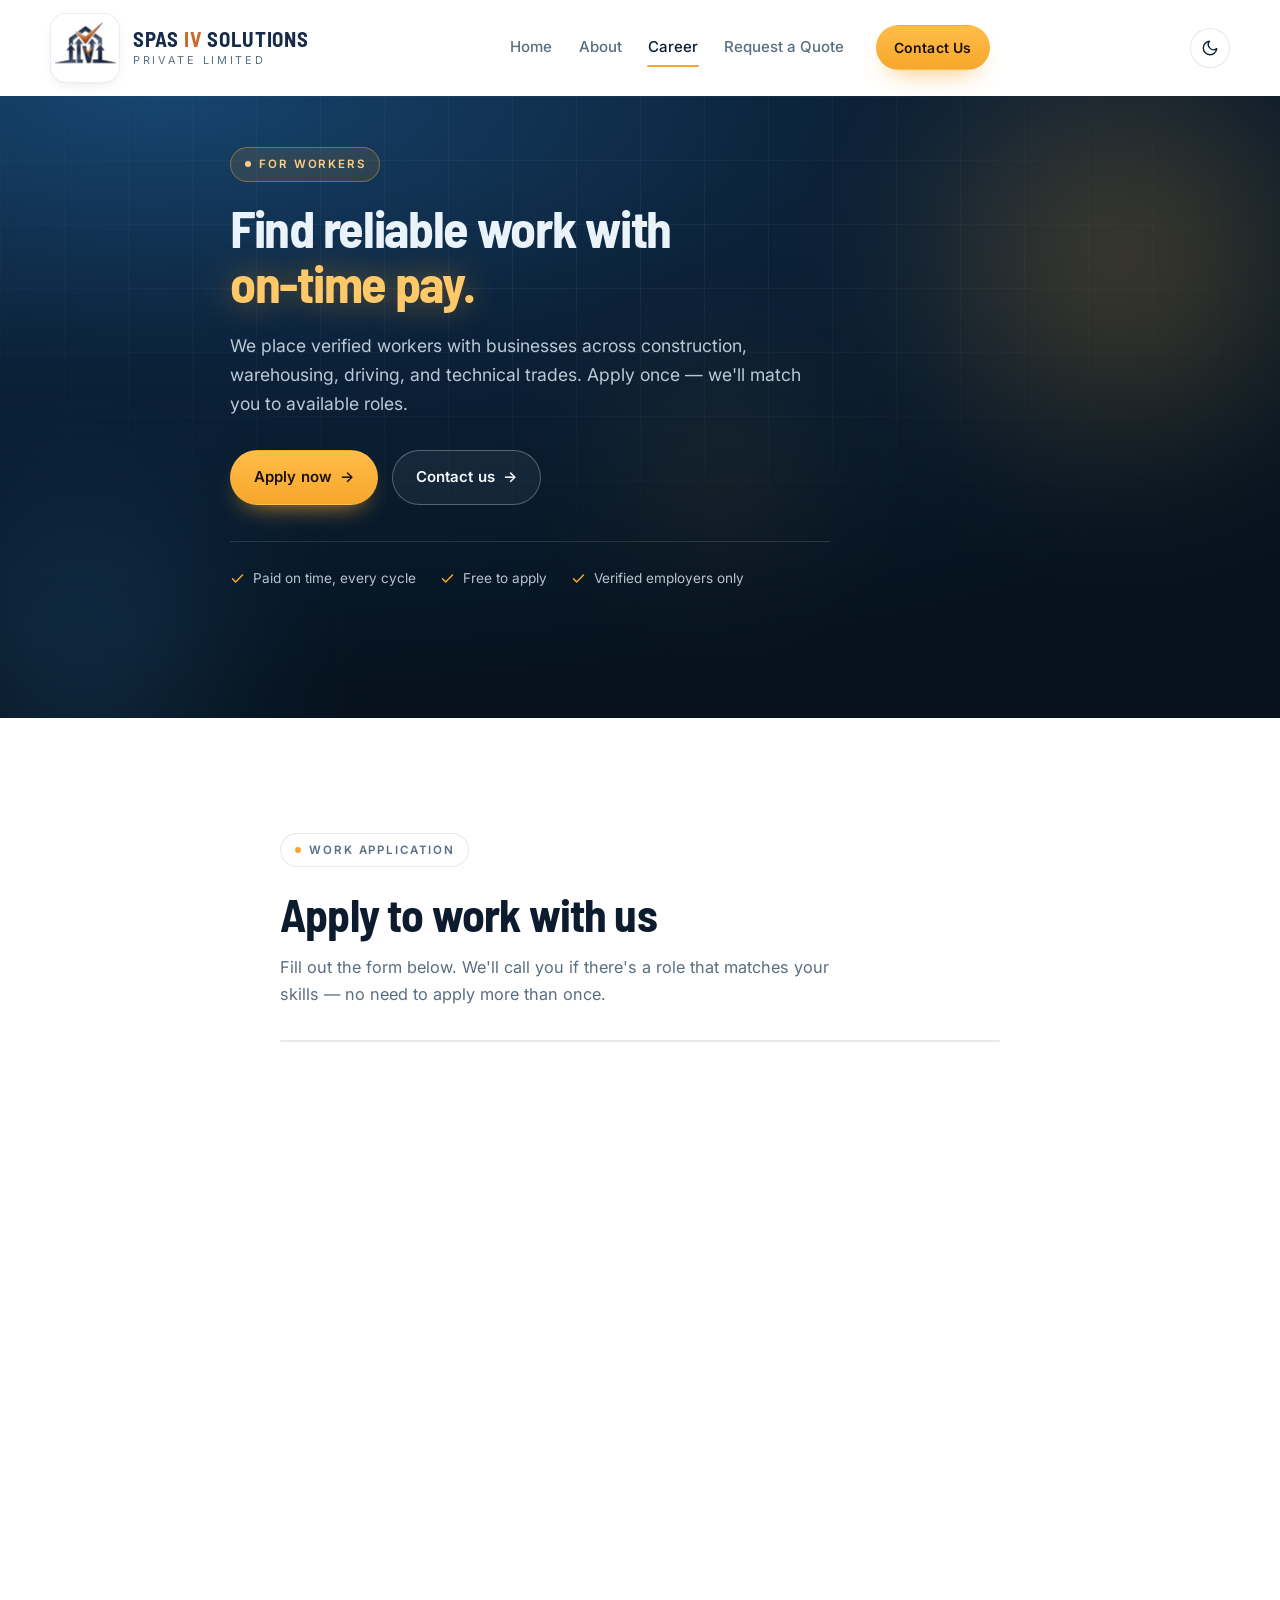
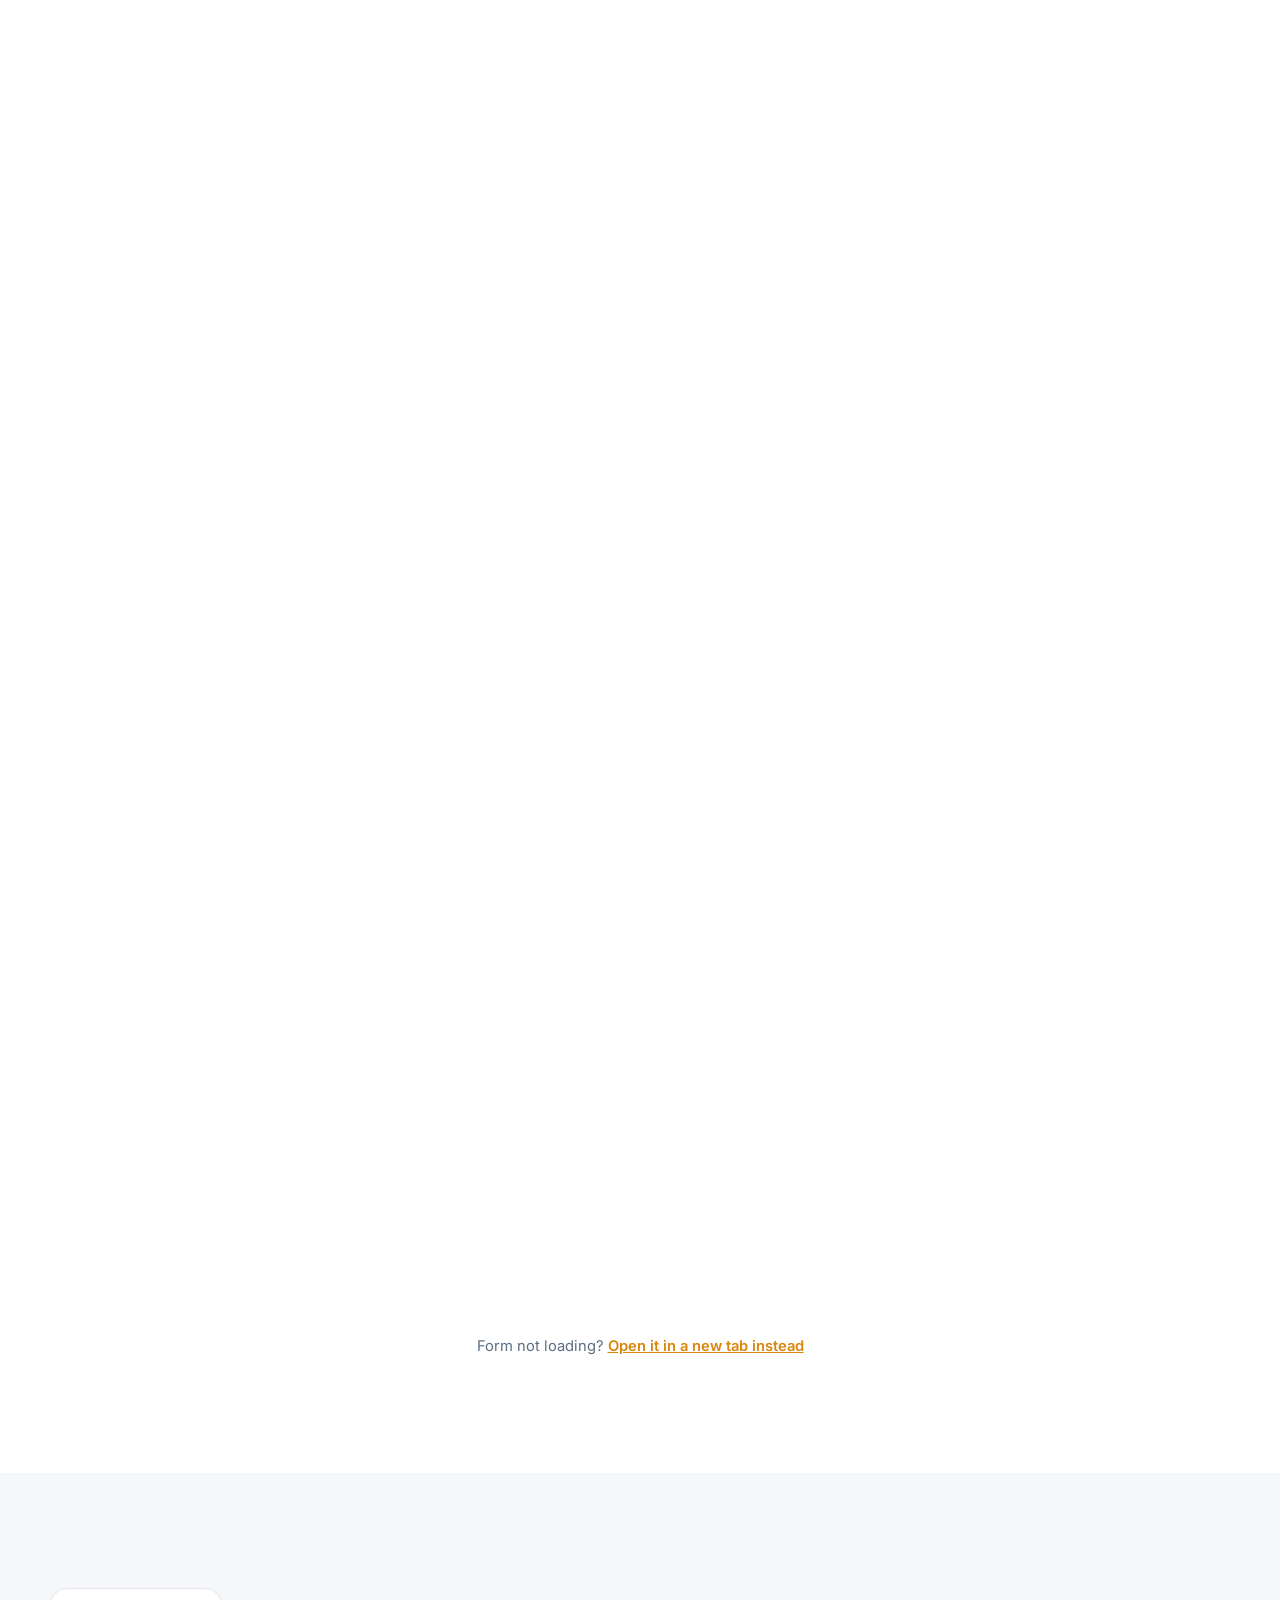
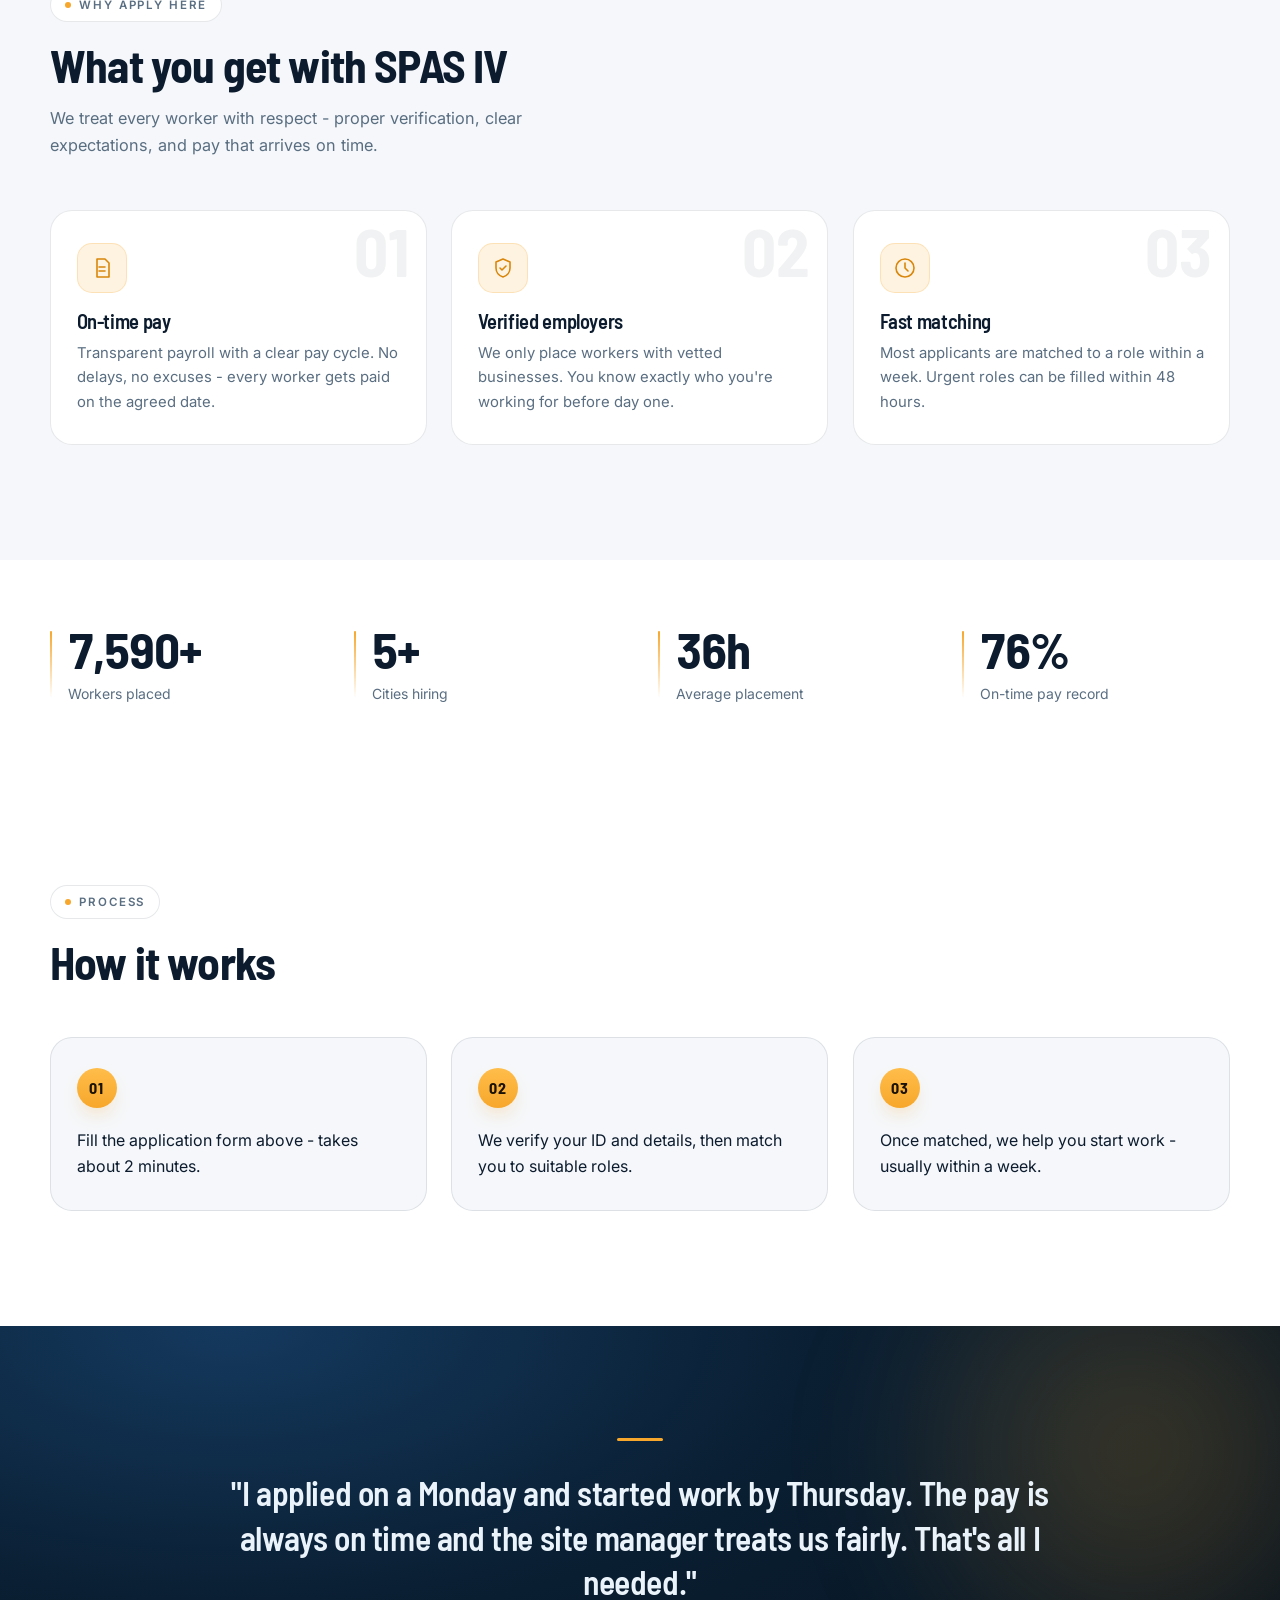
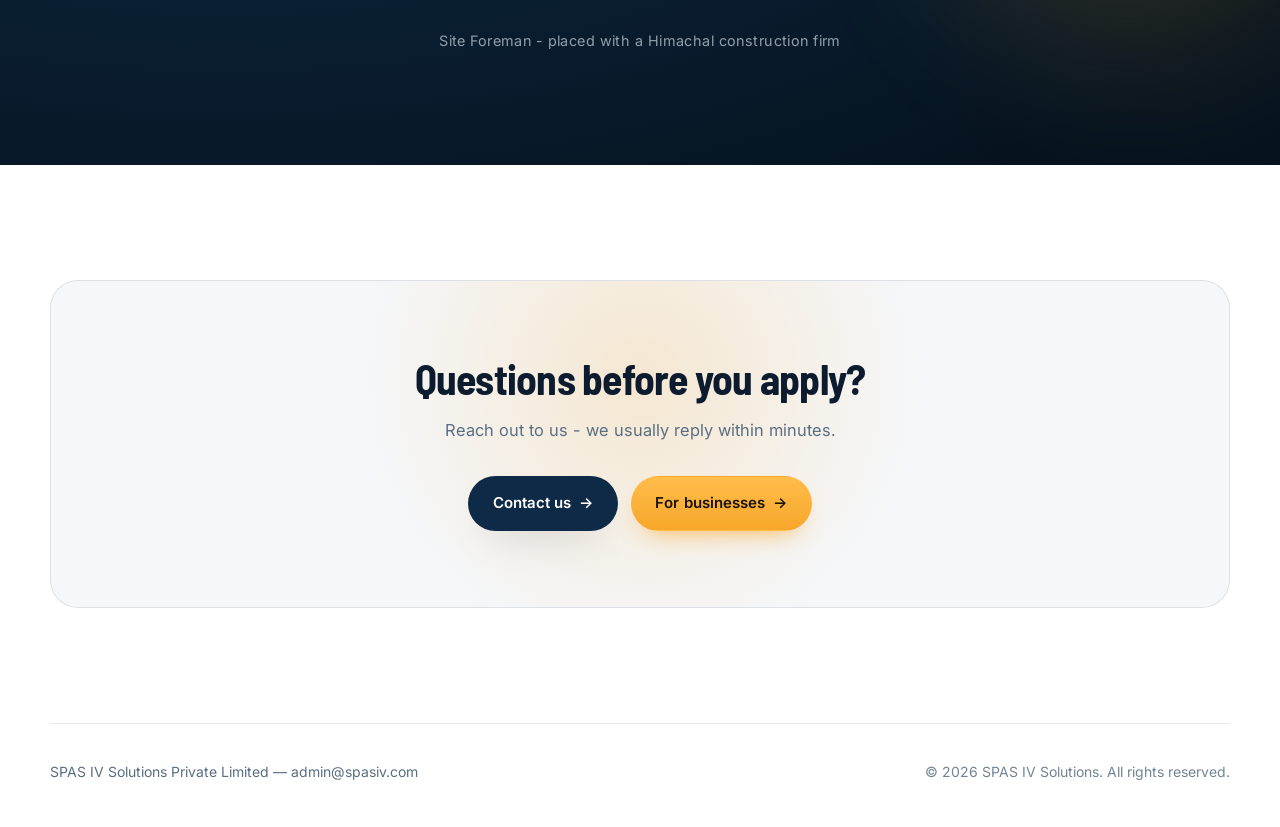
<file: work.html>
<!DOCTYPE html>
<html lang="en" data-theme="light">
<head>
<meta charset="UTF-8" />
<meta name="viewport" content="width=device-width, initial-scale=1.0" />
<link rel="icon" type="image/x-icon" href="/favicon.ico">
<link rel="icon" type="image/png" sizes="32x32" href="/favicons/favicon-32x32.png">
<link rel="icon" type="image/png" sizes="16x16" href="/favicons/favicon-16x16.png">
<link rel="apple-touch-icon" sizes="180x180" href="/favicons/apple-touch-icon.png">
<title>Careers - SPAS IV Solutions</title>
<meta name="description" content="Apply to work with SPAS IV Solutions. Submit your details for verified manpower placement." />
<link rel="preconnect" href="https://fonts.googleapis.com" />
<link rel="preconnect" href="https://fonts.gstatic.com" crossorigin />
<link href="https://fonts.googleapis.com/css2?family=Barlow+Semi+Condensed:wght@500;600;700&family=Inter:wght@400;500;600;700&display=swap" rel="stylesheet" />
<link rel="stylesheet" href="css/style.css" />
</head>
<body>

<a class="skip-link" href="#main">Skip to content</a>

<!-- ===================== HEADER ===================== -->
<header class="site-header" id="siteHeader">
  <div class="container header-inner">

    <a href="./" class="logo" aria-label="SPAS IV Solutions — home">
      <span class="logo-badge">
        <span class="logo-ping" aria-hidden="true"></span>
        <span class="logo-shine" aria-hidden="true"></span>
        <img src="Images/logo.png" alt="SPAS IV Solutions Logo" class="logo-img"
             onerror="this.classList.add('is-missing')" />
        <span class="logo-mono" aria-hidden="true"></span>
        <span class="sparks" aria-hidden="true"><i></i><i></i><i></i><i></i></span>
      </span>
      <span class="logo-text">
        <span class="logo-name">SPAS <em>IV</em> SOLUTIONS</span>
        <span class="logo-sub">PRIVATE LIMITED</span>
      </span>
    </a>

    <nav class="nav-links" id="navLinks" aria-label="Main navigation">
      <a href="./" class="nav-link">Home</a>
      <a href="about.html" class="nav-link">About</a>
      <a href="work.html" class="nav-link is-active">Career</a>
      <a href="quote.html" class="nav-link">Request a Quote</a>

      <a href="contact.html" class="btn btn--amber btn--sm nav-cta">Contact Us</a>
    </nav>

    <div class="header-actions">
      <button id="theme-toggle" class="theme-toggle" type="button"
              aria-label="Switch to dark theme" aria-pressed="false">
        <svg class="icon-sun" width="18" height="18" viewBox="0 0 24 24" fill="none"
             stroke="currentColor" stroke-width="1.8" stroke-linecap="round">
          <circle cx="12" cy="12" r="4.2"/>
          <path d="M12 2v2M12 20v2M4.2 4.2l1.4 1.4M18.4 18.4l1.4 1.4M2 12h2M20 12h2M4.2 19.8l1.4-1.4M18.4 5.6l1.4-1.4"/>
        </svg>
        <svg class="icon-moon" width="18" height="18" viewBox="0 0 24 24" fill="none"
             stroke="currentColor" stroke-width="1.8" stroke-linecap="round" stroke-linejoin="round">
          <path d="M21 12.8A9 9 0 1 1 11.2 3a7 7 0 0 0 9.8 9.8z"/>
        </svg>
      </button>

      <button class="nav-toggle" id="navToggle" type="button"
              aria-label="Open menu" aria-expanded="false" aria-controls="navLinks">
        <span></span><span></span><span></span>
      </button>
    </div>

  </div>
</header>

<main id="main">

  <!-- ===================== HERO ===================== -->
  <section class="hero">
    <div class="hero-grid" aria-hidden="true"></div>
    <div class="floaty floaty-1" aria-hidden="true"></div>
    <div class="floaty floaty-2" aria-hidden="true"></div>
    <div class="floaty floaty-3" aria-hidden="true"></div>

    <div class="container hero-layout hero-layout--single">

      <div class="hero-inner">
        <p class="status-stamp status-stamp--amber hero-anim" style="--d:0ms">
          For workers
        </p>

        <h1 class="hero-title hero-anim" style="--d:90ms">
          Find reliable work with <em>on-time pay.</em>
        </h1>

        <p class="lead hero-anim" style="--d:180ms">
          We place verified workers with businesses across construction, warehousing,
          driving, and technical trades. Apply once — we'll match you to available roles.
        </p>

        <div class="cta-row hero-anim" style="--d:270ms">
          <a href="#apply" class="btn btn--amber">
            Apply now <span class="btn-arrow">→</span>
          </a>
          <a href="contact.html" class="btn btn--outline-light">
            Contact us <span class="btn-arrow">→</span>
          </a>
        </div>

        <ul class="hero-chips hero-anim" style="--d:360ms">
          <li>
            <svg width="15" height="15" viewBox="0 0 24 24" fill="none" stroke="currentColor"
                 stroke-width="2.4" stroke-linecap="round" stroke-linejoin="round">
              <path d="M4 12.5l5 5L20 6.5"/>
            </svg>
            Paid on time, every cycle
          </li>
          <li>
            <svg width="15" height="15" viewBox="0 0 24 24" fill="none" stroke="currentColor"
                 stroke-width="2.4" stroke-linecap="round" stroke-linejoin="round">
              <path d="M4 12.5l5 5L20 6.5"/>
            </svg>
            Free to apply
          </li>
          <li>
            <svg width="15" height="15" viewBox="0 0 24 24" fill="none" stroke="currentColor"
                 stroke-width="2.4" stroke-linecap="round" stroke-linejoin="round">
              <path d="M4 12.5l5 5L20 6.5"/>
            </svg>
            Verified employers only
          </li>
        </ul>
      </div>

    </div>
  </section>

  <!-- ===================== GOOGLE FORM EMBED ===================== -->
  <section class="section" id="apply">
    <div class="container">

      <div class="form-head reveal" style="max-width:720px;margin-inline:auto;margin-bottom:2rem;">
        <p class="status-stamp status-stamp--steel">Work application</p>
        <h2 class="section-title">Apply to work with us</h2>
        <p class="section-intro">
          Fill out the form below. We'll call you if there's a role that matches your
          skills — no need to apply more than once.
        </p>
      </div>

      <div class="form-wrap google-form-card reveal"></div>
        <div class="google-form-clip">
          <iframe
      src="https://docs.google.com/forms/d/e/1FAIpQLSfWPR93D3CxKN-8w_WTfGBZeGRYqyQoUhKUCQyqS0_1aLgzVg/viewform?embedded=true"
      width="100%"
      height="1600"
      frameborder="0"
      marginheight="0"
      marginwidth="0"
      title="Work application form">
      Loading form…
          </iframe>
        </div>
      </div>

      <p class="reveal" style="margin-top: 32px; color: var(--muted); text-align: center; font-size:.92rem;">
        Form not loading?
        <a href="https://forms.gle/FMT86F6FUk4G7Tbi6" target="_blank" rel="noopener"
           style="color: var(--amber-600); text-decoration: underline; font-weight:600;">
          Open it in a new tab instead
        </a>
      </p>
    </div>
  </section>

  <!-- ===================== WHY WORK WITH US ===================== -->
  <section class="section section--soft">
    <div class="container">
      <div class="section-heading reveal">
        <p class="status-stamp status-stamp--steel">Why apply here</p>
        <h2 class="section-title">What you get with SPAS IV</h2>
        <p class="section-intro">
          We treat every worker with respect - proper verification, clear expectations,
          and pay that arrives on time.
        </p>
      </div>

      <div class="grid grid--3">

        <article class="feature-card reveal">
          <span class="feature-number" aria-hidden="true">01</span>
          <div class="feature-icon">
            <svg width="24" height="24" viewBox="0 0 24 24" fill="none"
                 stroke="currentColor" stroke-width="1.6" stroke-linecap="round" stroke-linejoin="round">
              <path d="M7 3h8l4 4v14H7z"/>
              <path d="M9 11h6M9 15h6"/>
            </svg>
          </div>
          <h3 class="feature-title">On-time pay</h3>
          <p class="feature-text">
            Transparent payroll with a clear pay cycle. No delays, no excuses -
            every worker gets paid on the agreed date.
          </p>
        </article>

        <article class="feature-card reveal">
          <span class="feature-number" aria-hidden="true">02</span>
          <div class="feature-icon">
            <svg width="24" height="24" viewBox="0 0 24 24" fill="none"
                 stroke="currentColor" stroke-width="1.6" stroke-linecap="round" stroke-linejoin="round">
              <path d="M12 3l7 3v6c0 4.5-3 8-7 9-4-1-7-4.5-7-9V6z"/>
              <path d="M9 12l2 2 4-4"/>
            </svg>
          </div>
          <h3 class="feature-title">Verified employers</h3>
          <p class="feature-text">
            We only place workers with vetted businesses. You know exactly who you're
            working for before day one.
          </p>
        </article>

        <article class="feature-card reveal">
          <span class="feature-number" aria-hidden="true">03</span>
          <div class="feature-icon">
            <svg width="24" height="24" viewBox="0 0 24 24" fill="none"
                 stroke="currentColor" stroke-width="1.6" stroke-linecap="round" stroke-linejoin="round">
              <circle cx="12" cy="12" r="9"/>
              <path d="M12 7v5l3 3"/>
            </svg>
          </div>
          <h3 class="feature-title">Fast matching</h3>
          <p class="feature-text">
            Most applicants are matched to a role within a week. Urgent roles can be
            filled within 48 hours.
          </p>
        </article>

      </div>
    </div>
  </section>

  <!-- ===================== STATS ===================== -->
  <section class="section section--tight">
    <div class="container">
      <div class="stats">
        <div class="stat reveal">
          <p class="num" data-target="10000" data-suffix="+">10000+</p>
          <p class="label">Workers placed</p>
        </div>
        <div class="stat reveal">
          <p class="num" data-target="6" data-suffix="+">6+</p>
          <p class="label">Cities hiring</p>
        </div>
        <div class="stat reveal">
          <p class="num" data-target="48" data-suffix="h">48h</p>
          <p class="label">Average placement</p>
        </div>
        <div class="stat reveal">
          <p class="num" data-target="100" data-suffix="%">100%</p>
          <p class="label">On-time pay record</p>
        </div>
      </div>
    </div>
  </section>

  <!-- ===================== HOW IT WORKS ===================== -->
  <section class="section">
    <div class="container">
      <p class="status-stamp status-stamp--steel reveal">Process</p>
      <h2 class="section-title reveal">How it works</h2>

      <div class="grid grid--3 mt-lg">

        <div class="process-step reveal">
          <p class="step-number">01</p>
          <p class="step-text">Fill the application form above - takes about 2 minutes.</p>
        </div>

        <div class="process-step reveal">
          <p class="step-number">02</p>
          <p class="step-text">We verify your ID and details, then match you to suitable roles.</p>
        </div>

        <div class="process-step reveal">
          <p class="step-number">03</p>
          <p class="step-text">Once matched, we help you start work - usually within a week.</p>
        </div>

      </div>
    </div>
  </section>

  <!-- ===================== TESTIMONIAL ===================== -->
  <section class="testimonial">
    <div class="container testimonial-inner">
      <p class="testimonial-quote reveal">
        "I applied on a Monday and started work by Thursday. The pay is always on time
        and the site manager treats us fairly. That's all I needed."
      </p>
      <p class="testimonial-author reveal">
        Site Foreman - placed with a Himachal construction firm
      </p>
    </div>
  </section>

  <!-- ===================== FINAL CTA ===================== -->
  <section class="section">
    <div class="container">
      <div class="cta-panel reveal">
        <h2>Questions before you apply?</h2>
        <p class="final-cta-text">
          Reach out to us - we usually reply within minutes.
        </p>
        <div class="final-cta-actions">
          <a href="contact.html" class="btn btn--navy">
            Contact us <span class="btn-arrow">→</span>
          </a>
          <a href="quote.html" class="btn btn--amber">
            For businesses <span class="btn-arrow">→</span>
          </a>
        </div>
      </div>
    </div>
  </section>

</main>

<!-- ===================== FOOTER ===================== -->
<footer class="site-footer container">
  <p>SPAS IV Solutions Private Limited — admin@spasiv.com</p>
  <p class="footer-muted">© <span id="year"></span> SPAS IV Solutions. All rights reserved.</p>
</footer>

<script src="js/main.js"></script>
</body>
</html>
</file>
<file: css/style.css>
/* ============================================================
   TOKENS
   ============================================================ */
:root{
  --font-display:'Barlow Semi Condensed', ui-sans-serif, system-ui, sans-serif;
  --font-body:'Inter', ui-sans-serif, system-ui, -apple-system, sans-serif;

  --amber:#F7A72B;
  --amber-600:#D9860B;
  --amber-soft:rgba(247,167,43,.14);
  --amber-glow:rgba(247,167,43,.45);

  --bg:#FFFFFF;
  --bg-soft:#F5F7FA;
  --surface:#FFFFFF;
  --header-bg:rgba(255,255,255,.78);
  --line:rgba(12,32,54,.10);
  --text:#0C1C2E;
  --muted:#5A6E82;
  --navy:#0E2A47;
  --navy-deep:#06131F;

  --shadow-sm:0 1px 2px rgba(9,23,38,.06), 0 1px 3px rgba(9,23,38,.05);
  --shadow-md:0 18px 40px -22px rgba(9,23,38,.35);
  --shadow-lg:0 34px 70px -34px rgba(9,23,38,.45);

  --radius:14px;
  --radius-lg:22px;
  --radius-xl:28px;
  --maxw:1180px;
  --gutter:clamp(1.15rem, 4vw, 2rem);
  --header-h:95px;
  --ease:cubic-bezier(.22,.7,.28,1);
}

[data-theme="dark"]{
  --bg:#07131F;
  --bg-soft:#0C1D2E;
  --surface:#0E2133;
  --header-bg:rgba(7,19,31,.72);
  --line:rgba(255,255,255,.09);
  --text:#E9F0F7;
  --muted:#94A8BC;
  --navy:#0B1F33;
  --navy-deep:#04101B;
  --amber-soft:rgba(247,167,43,.16);
  --shadow-md:0 20px 44px -24px rgba(0,0,0,.75);
  --shadow-lg:0 36px 74px -36px rgba(0,0,0,.85);
}

/* ============================================================
   BASE
   ============================================================ */
*,*::before,*::after{box-sizing:border-box}

html{
  -webkit-text-size-adjust:100%;
  scroll-behavior:smooth;
}

body{
  margin:0;
  font-family:var(--font-body);
  font-size:1rem;
  line-height:1.65;
  color:var(--text);
  background:var(--bg);
  overflow-x:hidden;
  -webkit-font-smoothing:antialiased;
  text-rendering:optimizeLegibility;
  transition:background-color .45s var(--ease), color .45s var(--ease);
}

body.nav-open{overflow:hidden}

img,svg{display:block;max-width:100%}
a{color:inherit}
h1,h2,h3{
  font-family:var(--font-display);
  font-weight:700;
  line-height:1.05;
  letter-spacing:-.018em;
  margin:0;
}
p{margin:0}
ul{margin:0;padding:0;list-style:none}
button{font:inherit;color:inherit;background:none;border:0;cursor:pointer}
:focus-visible{outline:2px solid var(--amber);outline-offset:3px;border-radius:8px}

.skip-link{
  position:absolute;
  left:-9999px;
  top:0;
  z-index:200;
  padding:.7rem 1.1rem;
  background:var(--amber);
  color:#1A1206;
  font-weight:600;
  border-radius:0 0 10px 0;
  text-decoration:none;
}
.skip-link:focus{left:0}

.container{
  width:min(100% - (var(--gutter) * 2), var(--maxw));
  margin-inline:auto;
}

/* ============================================================
   HEADER
   ============================================================ */
.site-header{
  position:sticky;
  top:0;
  z-index:100;
  background:var(--header-bg);
  -webkit-backdrop-filter:saturate(180%) blur(16px);
  backdrop-filter:saturate(180%) blur(16px);
  border-bottom:1px solid transparent;
  transition:border-color .4s var(--ease), box-shadow .4s var(--ease), background-color .45s var(--ease);
}
.site-header.is-scrolled{
  border-bottom-color:var(--line);
  box-shadow:0 12px 34px -26px rgba(9,23,38,.55);
}

.header-inner{
  display:flex;
  align-items:center;
  justify-content:space-between;
  gap:1rem;
  height:var(--header-h);
}

/* ---------- Logo + spark animation ---------- */
.logo{
  display:inline-flex;
  align-items:center;
  gap:.8rem;
  text-decoration:none;
  flex:none;
}

.logo-badge{
  position:relative;
  width:70px;           /* Reduced from 68px for a perfect fit */
  height:70px;          /* Reduced from 68px */
  border-radius:16px;   /* Scaled down from 18px */
  display:grid;
  place-items:center;
  background: #FFFFFF; 
  box-shadow:
    0 4px 14px -6px rgba(6,21,35,.15),
    inset 0 0 0 1px rgba(12,32,54,.08);
  transition:transform .5s var(--ease), box-shadow .5s var(--ease);
  flex:none;
  padding: 4px;
}

.logo:hover .logo-badge{
  transform:translateY(-2px) scale(1.045);
  box-shadow:
    0 8px 24px -8px rgba(6,21,35,.25),
    0 0 0 4px var(--amber-soft),
    inset 0 0 0 1px rgba(12,32,54,.15);
}

/* Keep the badge light even in dark mode so the logo is always visible */
[data-theme="dark"] .logo-badge {
  background: #FFFFFF;
  box-shadow: 
    0 4px 14px -6px rgba(0,0,0,.5),
    inset 0 0 0 1px rgba(255,255,255,.1);
}

.logo-img{
  position:relative;
  z-index:2;
  width:100%;
  height:100%;
  object-fit:contain;
  border-radius:10px;
}

/* pulsing ring */
.logo-ping{
  position:absolute;
  inset:-3px;
  border-radius:19px;   /* Updated from 21px to match new badge */
  border:1px solid var(--amber-glow);
  opacity:0;
  animation:ping 4s var(--ease) infinite;
  pointer-events:none;
}
@keyframes ping{
  0%{opacity:.85;transform:scale(.88)}
  65%{opacity:0;transform:scale(1.32)}
  100%{opacity:0;transform:scale(1.32)}
}

/* light sweep */
.logo-shine{
  position:absolute;
  inset:0;
  border-radius:inherit;
  overflow:hidden;
  z-index:3;
  pointer-events:none;
}
.logo-shine::after{
  content:"";
  position:absolute;
  top:-25%;
  left:-75%;
  width:45%;
  height:150%;
  /* CHANGED: Subtle dark sweep so it is visible on a white background */
  background:linear-gradient(100deg,transparent,rgba(0,0,0,.06),transparent);
  transform:skewX(-18deg);
  animation:shine 5.6s ease-in-out infinite;
}
@keyframes shine{
  0%,66%{left:-75%}
  88%,100%{left:145%}
}

/* spark particles */
.sparks{position:absolute;inset:0;pointer-events:none;z-index:4}
.sparks i{
  position:absolute;
  width:4px;
  height:4px;
  border-radius:50%;
  background:#C86A2C; /* Changed to copper to match logo on light bg */
  box-shadow:0 0 9px 2px rgba(200, 106, 44, 0.4);
  opacity:0;
  animation:sparkle 3.4s var(--ease) infinite;
}
.sparks i:nth-child(1){top:3px;right:7px;--dx:9px;--dy:-14px;animation-delay:0s}
.sparks i:nth-child(2){top:14px;right:-3px;--dx:16px;--dy:-3px;animation-delay:.85s}
.sparks i:nth-child(3){bottom:7px;right:1px;--dx:12px;--dy:9px;animation-delay:1.7s}
.sparks i:nth-child(4){top:-1px;left:9px;--dx:-8px;--dy:-13px;animation-delay:2.55s}

@keyframes sparkle{
  0%{opacity:0;transform:translate3d(0,0,0) scale(.3)}
  22%{opacity:1;transform:translate3d(calc(var(--dx) * .35),calc(var(--dy) * .35),0) scale(1.05)}
  58%{opacity:.85}
  100%{opacity:0;transform:translate3d(var(--dx),var(--dy),0) scale(.2)}
}

/* Elegant Text Styling */
.logo-text{
  display:flex;
  flex-direction:column;
  line-height:1.1;
}

.logo-name{
  font-family:var(--font-display);
  font-size:1.3rem;     /* Reduced from 1.4rem */
  font-weight:700;
  letter-spacing:.04em;
  text-transform:uppercase;
  color:#162B4A; 
  white-space:nowrap;
}
.logo-name em{
  font-style:normal;
  color:#C86A2C; /* Matches the copper/orange in your logo */
}

.logo-sub{
  font-family:var(--font-body);
  font-size:.68rem;     /* Slightly reduced from .72rem */
  letter-spacing:.25em;
  text-transform:uppercase;
  color:var(--muted);
  margin-top:.25rem;    /* Tightened spacing */
  white-space:nowrap;
}

/* Dark mode adjustments for the text */
[data-theme="dark"] .logo-name{
  color:#E9F0F7;
}
[data-theme="dark"] .logo-name em{
  color:#E88C4A; /* Slightly lighter copper for dark mode readability */
}

/* ---------- Nav ---------- */
.nav-links{
  display:flex;
  align-items:center;
  gap:1.55rem;
}

.nav-link{
  position:relative;
  padding:.35rem .05rem;
  font-size:.94rem;
  font-weight:500;
  color:var(--muted);
  text-decoration:none;
  transition:color .3s var(--ease);
}
.nav-link::after{
  content:"";
  position:absolute;
  left:0;right:0;bottom:-1px;
  height:2px;
  border-radius:2px;
  background:var(--amber);
  transform:scaleX(0);
  transform-origin:left;
  transition:transform .45s var(--ease);
}
.nav-link:hover,
.nav-link.is-active{color:var(--text)}
.nav-link:hover::after,
.nav-link.is-active::after{transform:scaleX(1)}

.nav-cta{margin-left:.35rem}

.header-actions{
  display:flex;
  align-items:center;
  justify-content:flex-end;
  gap:.55rem;
  flex:none;
}

/* ---------- Theme toggle ---------- */
.theme-toggle{
  position:relative;
  width:40px;
  height:40px;
  border-radius:50%;
  border:1px solid var(--line);
  background:var(--surface);
  display:grid;
  place-items:center;
  color:var(--text);
  transition:background-color .35s var(--ease), border-color .35s var(--ease), transform .35s var(--ease);
}
.theme-toggle:hover{transform:translateY(-1px);border-color:var(--amber)}
.theme-toggle svg{
  position:absolute;
  transition:opacity .4s var(--ease), transform .55s var(--ease);
}
[data-theme="light"] .theme-toggle .icon-moon{opacity:1;transform:rotate(0) scale(1)}
[data-theme="light"] .theme-toggle .icon-sun{opacity:0;transform:rotate(-90deg) scale(.4)}
[data-theme="dark"] .theme-toggle .icon-sun{opacity:1;transform:rotate(0) scale(1);color:var(--amber)}
[data-theme="dark"] .theme-toggle .icon-moon{opacity:0;transform:rotate(90deg) scale(.4)}

/* ---------- Hamburger ---------- */
.nav-toggle{
  display:none;
  width:42px;
  height:42px;
  border-radius:12px;
  border:1px solid var(--line);
  background:var(--surface);
  padding:0;
  /* CHANGED: Replaced 'place-items: center' with proper Flexbox centering */
  align-items:center;
  justify-content:center;
  gap:5px;
  flex-direction:column;
  flex-shrink:0; /* Prevents the button from being squished on small screens */
}

.nav-toggle span{
  display:block;
  width:18px;
  height:2px;
  border-radius:2px;
  background:var(--text);
  transition:transform .4s var(--ease), opacity .3s var(--ease);
}
.nav-toggle.is-open span:nth-child(1){transform:translateY(7px) rotate(45deg)}
.nav-toggle.is-open span:nth-child(2){opacity:0;transform:scaleX(.4)}
.nav-toggle.is-open span:nth-child(3){transform:translateY(-7px) rotate(-45deg)}

/* ============================================================
   BUTTONS
   ============================================================ */
.btn{
  display:inline-flex;
  align-items:center;
  justify-content:center;
  gap:.5rem;
  padding:.88rem 1.45rem;
  border-radius:999px;
  border:1px solid transparent;
  font-size:.94rem;
  font-weight:600;
  letter-spacing:.005em;
  text-decoration:none;
  white-space:nowrap;
  transition:transform .4s var(--ease), box-shadow .4s var(--ease),
             background-color .3s var(--ease), color .3s var(--ease), border-color .3s var(--ease);
}
.btn:hover{transform:translateY(-2px)}
.btn:active{transform:translateY(0)}

.btn--sm{padding:.62rem 1.1rem;font-size:.875rem}

.btn--amber{
  background:linear-gradient(180deg,#FFBD4A,var(--amber));
  color:#1A1206;
  box-shadow:0 12px 26px -14px rgba(247,167,43,.95);
}
.btn--amber:hover{box-shadow:0 18px 36px -16px rgba(247,167,43,1)}

.btn--outline-light{
  border-color:rgba(255,255,255,.28);
  background:rgba(255,255,255,.05);
  color:#F2F7FC;
}
.btn--outline-light:hover{
  background:rgba(255,255,255,.12);
  border-color:rgba(255,255,255,.5);
}

.btn--navy{
  background:var(--navy);
  color:#FFFFFF;
  box-shadow:var(--shadow-md);
}
[data-theme="dark"] .btn--navy{background:#17436B}

.btn-arrow{transition:transform .4s var(--ease)}
.btn:hover .btn-arrow{transform:translateX(4px)}

/* ============================================================
   GENERIC PIECES
   ============================================================ */
.section{padding-block:clamp(4rem, 9vw, 7.5rem)}
.section--tight{padding-block:clamp(2.5rem, 5vw, 4rem)}
.section--soft{background:var(--bg-soft)}

.section-title{
  font-size:clamp(1.9rem, 4vw, 2.85rem);
  max-width:22ch;
}
.section-intro{
  color:var(--muted);
  max-width:56ch;
  margin-top:1rem;
  font-size:1.02rem;
}
.section-heading{margin-bottom:clamp(2rem, 4vw, 3.25rem)}

.status-stamp{
  display:inline-flex;
  align-items:center;
  gap:.55rem;
  padding:.42rem .85rem;
  border-radius:999px;
  border:1px solid var(--line);
  background:var(--surface);
  color:var(--muted);
  font-size:.72rem;
  font-weight:600;
  letter-spacing:.16em;
  text-transform:uppercase;
  margin-bottom:1.15rem;
}
.status-stamp::before{
  content:"";
  width:6px;height:6px;
  border-radius:50%;
  background:currentColor;
  flex:none;
}
.status-stamp--amber{
  color:#FFCF85;
  border-color:rgba(247,167,43,.42);
  background:rgba(247,167,43,.12);
}
.status-stamp--steel::before{background:var(--amber)}

.grid{display:grid;gap:clamp(1rem, 2.2vw, 1.5rem)}
.grid--4{grid-template-columns:repeat(4,1fr)}
.grid--3{grid-template-columns:repeat(3,1fr)}
.mt-lg{margin-top:clamp(2rem, 4vw, 3.25rem)}

/* ============================================================
   HERO
   ============================================================ */
.hero{
  position:relative;
  isolation:isolate;
  overflow:hidden;
  padding-block:clamp(2rem, 4vw, 3.5rem) clamp(5rem, 11vw, 8rem);
  background:
    radial-gradient(120% 95% at 12% 0%, #17456F 0%, #0B2138 46%, #06131F 100%);
  color:#EAF2FA;
}
[data-theme="dark"] .hero{
  background:radial-gradient(120% 95% at 12% 0%, #10314F 0%, #081A2B 48%, #030C15 100%);
}

.hero-grid{
  position:absolute;
  inset:0;
  background-image:
    linear-gradient(rgba(255,255,255,.055) 1px, transparent 1px),
    linear-gradient(90deg, rgba(255,255,255,.055) 1px, transparent 1px);
  background-size:64px 64px;
  -webkit-mask-image:radial-gradient(85% 70% at 45% 25%, #000 0%, transparent 78%);
  mask-image:radial-gradient(85% 70% at 45% 25%, #000 0%, transparent 78%);
  pointer-events:none;
}

.floaty{
  position:absolute;
  border-radius:50%;
  filter:blur(70px);
  opacity:.55;
  pointer-events:none;
}
.floaty-1{
  width:min(46vw,520px);aspect-ratio:1;
  top:-16%;right:-8%;
  background:radial-gradient(circle,rgba(247,167,43,.5),transparent 68%);
  animation:float 14s ease-in-out infinite;
}
.floaty-2{
  width:min(38vw,420px);aspect-ratio:1;
  bottom:-22%;left:-10%;
  background:radial-gradient(circle,rgba(64,145,214,.45),transparent 68%);
  animation:float 18s ease-in-out infinite reverse;
}
.floaty-3{
  width:min(24vw,260px);aspect-ratio:1;
  top:38%;left:46%;
  background:radial-gradient(circle,rgba(247,167,43,.22),transparent 70%);
  animation:float 22s ease-in-out infinite;
}
@keyframes float{
  0%,100%{transform:translate3d(0,0,0) scale(1)}
  50%{transform:translate3d(-26px,30px,0) scale(1.08)}
}

/* ---- Two-column hero layout ---- */
.hero-layout{
  position:relative;
  z-index:2;
  display:grid;
  grid-template-columns:0.9fr 1.1fr;
  gap:clamp(2rem, 5vw, 4.5rem);
  align-items:center;
}

/* ---- Image slideshow (left) ---- */
.hero-media{
  position:relative;
  width:100%;
}

.hero-frame{
  position:relative;
  border-radius:24px;
  padding:8px;
  background:linear-gradient(150deg, rgba(255,255,255,.18), rgba(255,255,255,.04));
  box-shadow:
    0 40px 80px -30px rgba(0,0,0,.7),
    0 0 0 1px rgba(255,255,255,.08),
    0 0 70px -20px rgba(247,167,43,.35);
}

/* Amber corner accents — premium detail */
.hero-frame::before,
.hero-frame::after{
  content:"";
  position:absolute;
  width:64px;
  height:64px;
  pointer-events:none;
}
.hero-frame::before{
  top:-10px;left:-10px;
  border-top:2px solid rgba(247,167,43,.65);
  border-left:2px solid rgba(247,167,43,.65);
  border-radius:24px 0 0 0;
}
.hero-frame::after{
  bottom:-10px;right:-10px;
  border-bottom:2px solid rgba(247,167,43,.65);
  border-right:2px solid rgba(247,167,43,.65);
  border-radius:0 0 24px 0;
}

.hero-slideshow{
  position:relative;
  width:100%;
  aspect-ratio:5/6;
  border-radius:18px;
  overflow:hidden;
  background:#0B2138;
}

.slide{
  position:absolute;
  inset:0;
  width:100%;
  height:100%;
  object-fit:cover;
  opacity:0;
  animation:heroFade 24s infinite;
  will-change:opacity;
}

.slide:nth-child(1){animation-delay:0s}
.slide:nth-child(2){animation-delay:6s}
.slide:nth-child(3){animation-delay:12s}
.slide:nth-child(4){animation-delay:18s}

@keyframes heroFade{
  0%   {opacity:0}
  5%   {opacity:1}
  25%  {opacity:1}
  30%  {opacity:0}
  100% {opacity:0}
}

/* Floating trust chip */
.hero-chip{
  position:absolute;
  bottom:-18px;
  left:-18px;
  display:inline-flex;
  align-items:center;
  gap:.65rem;
  padding:.75rem 1.15rem;
  border-radius:999px;
  background:rgba(255,255,255,.96);
  color:#0C1C2E;
  font-size:.85rem;
  font-weight:500;
  box-shadow:0 22px 44px -18px rgba(0,0,0,.55);
  z-index:3;
}
.hero-chip strong{color:#0E2A47;font-weight:700}
.hero-chip-dot{
  width:8px;height:8px;
  border-radius:50%;
  background:#F7A72B;
  box-shadow:0 0 0 3px rgba(247,167,43,.25);
  animation:pulseDot 2s ease-in-out infinite;
  flex:none;
}
@keyframes pulseDot{
  0%,100%{transform:scale(1);opacity:1}
  50%{transform:scale(1.25);opacity:.75}
}

/* ---- Text content (right) ---- */
.hero-inner{
  position:relative;
  z-index:2;
  max-width:600px;
}

.hero-title{
  font-size:clamp(1.9rem, 4.4vw, 3.25rem);
  line-height:1.05;
  letter-spacing:-.025em;
  max-width:17ch;
}
.hero-title em{
  font-style:normal;
  color:#FFC868;
  text-shadow:0 0 34px rgba(247,167,43,.45);
}

.hero .lead{
  margin-top:1.35rem;
  max-width:52ch;
  font-size:clamp(.98rem, 1.4vw, 1.1rem);
  color:rgba(226,238,249,.82);
}

.cta-row{
  display:flex;
  flex-wrap:wrap;
  gap:.85rem;
  margin-top:2rem;
}

.hero-chips{
  display:flex;
  flex-wrap:wrap;
  gap:.7rem 1.5rem;
  margin-top:2.25rem;
  padding-top:1.6rem;
  border-top:1px solid rgba(255,255,255,.12);
}
.hero-chips li{
  display:flex;
  align-items:center;
  gap:.5rem;
  font-size:.85rem;
  color:rgba(226,238,249,.8);
}
.hero-chips svg{color:var(--amber);flex:none}

/* hero entrance */
.hero-anim{
  opacity:0;
  animation:riseIn .95s var(--ease) forwards;
  animation-delay:var(--d, 0ms);
}
@keyframes riseIn{
  from{opacity:0;transform:translateY(28px)}
  to{opacity:1;transform:none}
}

.scroll-cue{
  position:absolute;
  left:50%;
  bottom:1.6rem;
  transform:translateX(-50%);
  color:rgba(226,238,249,.5);
  animation:bob 2.4s ease-in-out infinite;
  z-index:2;
  transition:opacity .5s var(--ease);
}
@keyframes bob{
  0%,100%{transform:translate(-50%,0)}
  50%{transform:translate(-50%,9px)}
}

/* ============================================================
   STATS
   ============================================================ */
.stats{
  display:grid;
  grid-template-columns:repeat(4,1fr);
  gap:clamp(1.25rem, 3vw, 2.25rem);
}
.stat{
  position:relative;
  padding-left:1.15rem;
}
.stat::before{
  content:"";
  position:absolute;
  left:0;top:.45rem;bottom:.45rem;
  width:2px;
  border-radius:2px;
  background:linear-gradient(180deg, var(--amber), rgba(247,167,43,0));
}
.num{
  font-family:var(--font-display);
  font-size:clamp(2.1rem, 4.6vw, 3.15rem);
  font-weight:700;
  line-height:1;
  letter-spacing:-.02em;
  font-variant-numeric:tabular-nums;
}
.label{
  margin-top:.5rem;
  font-size:.875rem;
  color:var(--muted);
}

/* ============================================================
   CARDS
   ============================================================ */
.card{
  position:relative;
  overflow:hidden;
  display:flex;
  flex-direction:column;
  gap:.75rem;
  padding:1.7rem 1.45rem;
  background:var(--surface);
  border:1px solid var(--line);
  border-radius:var(--radius-lg);
  transition:transform .5s var(--ease), box-shadow .5s var(--ease), border-color .5s var(--ease);
}
.card::before{
  content:"";
  position:absolute;
  inset:0 0 auto 0;
  height:3px;
  background:linear-gradient(90deg, var(--amber), rgba(247,167,43,0) 72%);
  transform:scaleX(0);
  transform-origin:left;
  transition:transform .6s var(--ease);
}
.card:hover{
  transform:translateY(-6px);
  box-shadow:var(--shadow-md);
  border-color:rgba(247,167,43,.42);
}
.card:hover::before{transform:scaleX(1)}

.card-icon{
  width:48px;height:48px;
  border-radius:14px;
  display:grid;
  place-items:center;
  color:var(--amber-600);
  background:var(--amber-soft);
  border:1px solid rgba(247,167,43,.25);
  transition:transform .55s var(--ease);
}
[data-theme="dark"] .card-icon{color:var(--amber)}
.card:hover .card-icon{transform:translateY(-2px) rotate(-5deg)}

.card-title{
  font-family:var(--font-display);
  font-size:1.2rem;
  font-weight:600;
  letter-spacing:.005em;
}
.card-text{
  font-size:.92rem;
  color:var(--muted);
}

/* feature cards */
.feature-card{
  position:relative;
  overflow:hidden;
  padding:2rem 1.6rem 1.85rem;
  background:var(--surface);
  border:1px solid var(--line);
  border-radius:var(--radius-lg);
  transition:transform .5s var(--ease), box-shadow .5s var(--ease), border-color .5s var(--ease);
}
.feature-card:hover{
  transform:translateY(-6px);
  box-shadow:var(--shadow-md);
  border-color:rgba(247,167,43,.4);
}
.feature-number{
  position:absolute;
  top:.35rem;right:1.1rem;
  font-family:var(--font-display);
  font-size:4.2rem;
  font-weight:700;
  line-height:1;
  color:var(--text);
  opacity:.055;
  pointer-events:none;
}
.feature-icon{
  width:50px;height:50px;
  border-radius:15px;
  display:grid;
  place-items:center;
  color:var(--amber-600);
  background:var(--amber-soft);
  border:1px solid rgba(247,167,43,.24);
  margin-bottom:1.15rem;
}
[data-theme="dark"] .feature-icon{color:var(--amber)}
.feature-title{
  font-family:var(--font-display);
  font-size:1.28rem;
  font-weight:600;
  margin-bottom:.5rem;
}
.feature-text{
  font-size:.93rem;
  color:var(--muted);
}

/* process */
.process-step{
  position:relative;
  padding:1.9rem 1.6rem;
  border-radius:var(--radius-lg);
  background:var(--bg-soft);
  border:1px solid var(--line);
  transition:transform .5s var(--ease), border-color .5s var(--ease), box-shadow .5s var(--ease);
}
.section--soft .process-step{background:var(--surface)}
.process-step:hover{
  transform:translateY(-5px);
  border-color:rgba(247,167,43,.4);
  box-shadow:var(--shadow-md);
}
.step-number{
  display:inline-grid;
  place-items:center;
  width:40px;height:40px;
  border-radius:50%;
  margin-bottom:1.15rem;
  font-family:var(--font-display);
  font-size:1rem;
  font-weight:700;
  letter-spacing:.06em;
  color:#1A1206;
  background:linear-gradient(180deg,#FFBD4A,var(--amber));
  box-shadow:0 10px 22px -12px rgba(247,167,43,.95);
}
.step-text{
  font-size:1rem;
  color:var(--text);
  max-width:34ch;
}

/* ============================================================
   TESTIMONIAL
   ============================================================ */
.testimonial{
  position:relative;
  overflow:hidden;
  padding-block:clamp(4rem, 9vw, 7rem);
  background:radial-gradient(95% 130% at 18% 0%, #14395E 0%, #0A1F33 48%, #06131F 100%);
  color:#E9F1F8;
}
[data-theme="dark"] .testimonial{
  background:radial-gradient(95% 130% at 18% 0%, #10304C 0%, #071827 50%, #030C15 100%);
}
.testimonial::before{
  content:"";
  position:absolute;
  width:min(60vw,600px);
  aspect-ratio:1;
  top:-40%;right:-12%;
  border-radius:50%;
  background:radial-gradient(circle, rgba(247,167,43,.22), transparent 68%);
  filter:blur(50px);
  pointer-events:none;
}
.testimonial-inner{
  position:relative;
  z-index:2;
  max-width:900px;
  text-align:center;
}
.testimonial-inner::before{
  content:"";
  display:block;
  width:46px;height:3px;
  border-radius:3px;
  background:var(--amber);
  margin:0 auto 1.9rem;
}
.testimonial-quote{
  font-family:var(--font-display);
  font-size:clamp(1.35rem, 3.1vw, 2.1rem);
  font-weight:600;
  line-height:1.33;
  letter-spacing:-.012em;
  color:#EAF2FA;
}
.testimonial-author{
  margin-top:1.5rem;
  font-size:.9rem;
  letter-spacing:.03em;
  color:rgba(233,241,248,.62);
}

/* ============================================================
   FINAL CTA
   ============================================================ */
.cta-panel{
  position:relative;
  overflow:hidden;
  text-align:center;
  padding:clamp(2.75rem, 6vw, 4.75rem) clamp(1.5rem, 5vw, 3rem);
  background:var(--bg-soft);
  border:1px solid var(--line);
  border-radius:var(--radius-xl);
}
.cta-panel::before{
  content:"";
  position:absolute;
  top:-65%;left:50%;
  width:min(620px,92%);
  aspect-ratio:1;
  transform:translateX(-50%);
  background:radial-gradient(circle, rgba(247,167,43,.2), transparent 65%);
  pointer-events:none;
}
.cta-panel > *{position:relative;z-index:1}

.cta-panel h2{font-size:clamp(1.8rem, 3.6vw, 2.6rem)}
.final-cta-text{
  margin-top:1rem;
  color:var(--muted);
  font-size:1.03rem;
}
.final-cta-actions{
  display:flex;
  flex-wrap:wrap;
  justify-content:center;
  gap:.85rem;
  margin-top:2rem;
}

/* ============================================================
   FOOTER
   ============================================================ */
.site-footer{
  display:flex;
  flex-wrap:wrap;
  align-items:center;
  justify-content:space-between;
  gap:.5rem 1.5rem;
  padding-block:2.25rem 2.75rem;
  border-top:1px solid var(--line);
  font-size:.875rem;
  color:var(--muted);
}
.footer-muted{color:var(--muted);opacity:.85}

/* ============================================================
   SCROLL REVEAL
   ============================================================ */
.reveal{
  opacity:0;
  transform:translateY(24px);
  transition:opacity .85s var(--ease), transform .85s var(--ease);
  will-change:opacity, transform;
}
.reveal.is-visible{
  opacity:1;
  transform:none;
}

/* ============================================================
   RESPONSIVE
   ============================================================ */
/* ============================================================
   RESPONSIVE
   ============================================================ */

/* -------- Tablets (portrait) & small laptops -------- */
@media (max-width: 1100px){
  /* Collapse nav earlier so header never overflows */
  .nav-toggle{display:flex}

  .nav-links{
    position:fixed;
    top:var(--header-h);
    left:0;right:0;
    flex-direction:column;
    align-items:stretch;
    gap:.15rem;
    padding:1rem var(--gutter) 1.75rem;
    background:var(--bg);
    border-bottom:1px solid var(--line);
    box-shadow:var(--shadow-md);
    opacity:0;
    visibility:hidden;
    transform:translateY(-14px);
    transition:opacity .4s var(--ease), transform .45s var(--ease), visibility .4s;
    max-height:calc(100vh - var(--header-h));
    overflow-y:auto;
  }
  .nav-links.is-open{
    opacity:1;
    visibility:visible;
    transform:none;
  }
  .nav-link{
    padding:.85rem .25rem;
    font-size:1rem;
    border-bottom:1px solid var(--line);
  }
  .nav-link::after{display:none}
  .nav-cta{
    margin:1rem 0 0;
    width:100%;
    padding:.85rem 1.25rem;
    font-size:.95rem;
  }
}

/* -------- Tablets -------- */
@media (max-width:1000px){
  .grid--4{grid-template-columns:repeat(2,1fr)}
  .stats{grid-template-columns:repeat(2,1fr);gap:1.75rem}
}

/* -------- Small tablets / large phones -------- */
@media (max-width:820px){
  :root{--header-h:72px}
    /* Hero: stack columns on tablets/phones */
  .hero-layout{
    grid-template-columns:1fr;
    gap:2.5rem;
  }
  .hero-inner{
    order:1;
    max-width:100%;
  }
  .hero-media{
    order:2;
    max-width:440px;
    margin-inline:auto;
  }
  .hero-slideshow{
    aspect-ratio:4/3;
  }
  .hero-chip{
    bottom:14px;
    left:14px;
    font-size:.78rem;
    padding:.6rem .95rem;
  }
  .hero-frame::before,
  .hero-frame::after{
    width:44px;
    height:44px;
  }
  .grid--3{grid-template-columns:1fr}
  .grid--4{grid-template-columns:repeat(2,1fr)}

  /* Slightly reduce logo so it fits comfortably */
  .logo-badge{width:48px;height:48px;border-radius:13px}
  .logo-ping{border-radius:16px}
  .logo-name{font-size:1.15rem}
  .logo-sub{font-size:.62rem;letter-spacing:.2em}
  .logo-word{display:flex}

  .hero{padding-block:clamp(3.5rem, 12vw, 6rem) clamp(5rem, 16vw, 7.5rem)}
  .hero-title{max-width:20ch;font-size:clamp(2rem, 7vw, 3.2rem)}
  .hero-chips{gap:.6rem 1.1rem}
}

/* -------- Phones -------- */
@media (max-width:620px){
  :root{--header-h:68px}

  .grid--4{grid-template-columns:1fr}
  .stats{grid-template-columns:repeat(2,1fr);gap:1.5rem}
  .num{font-size:1.95rem}
  .label{font-size:.8rem}

  .btn{width:100%}
  .cta-row .btn,
  .final-cta-actions .btn{width:100%}
  .header-actions .btn,
  .theme-toggle,
  .nav-toggle{width:auto}

  .section{padding-block:clamp(3rem, 10vw, 5rem)}
  .section-title{font-size:clamp(1.7rem, 6vw, 2.4rem)}

  .testimonial-quote{font-size:clamp(1.15rem, 5vw, 1.5rem)}

  .site-footer{flex-direction:column;align-items:flex-start;text-align:left}
}

/* -------- Very small phones -------- */
@media (max-width:480px){
  .logo-name{font-size:1rem}
  .logo-sub{font-size:.55rem;letter-spacing:.18em}
  .logo-badge{width:44px;height:44px;border-radius:12px}
  .logo-ping{border-radius:15px}

  .header-actions{gap:.35rem}
  .theme-toggle{width:38px;height:38px}
  .nav-toggle{width:38px;height:38px}

  .hero-title{font-size:clamp(1.75rem, 8vw, 2.4rem)}
  .hero .lead{font-size:1rem}
  .hero-chips{flex-direction:column;align-items:flex-start;gap:.55rem}

  .step-number{width:36px;height:36px;font-size:.9rem}
  .step-text{font-size:.95rem}
}

/* -------- Extra tiny (hide logo text, keep badge only) -------- */
@media (max-width:380px){
  .logo-text{display:none}
}

/* ============================================================
   ABOUT PAGE EXTRAS
   ============================================================ */

/* Single-column hero (no slideshow) */
.hero-layout--single{
  grid-template-columns:1fr;
  max-width:820px;
}

/* Value list inside feature cards */
.value-list{
  display:flex;
  flex-direction:column;
  gap:.85rem;
  margin-top:.25rem;
}

.value-list li{
  display:flex;
  align-items:flex-start;
  gap:.75rem;
  font-size:.95rem;
  color:var(--muted);
  line-height:1.55;
}

.value-check{
  flex:none;
  width:20px;
  height:20px;
  border-radius:50%;
  display:grid;
  place-items:center;
  background:var(--amber-soft);
  border:1px solid rgba(247,167,43,.3);
  color:var(--amber-600);
  margin-top:.15rem;
}
[data-theme="dark"] .value-check{color:var(--amber)}

/* Responsive: single hero already collapses fine, only stack values on phone */
@media (max-width:620px){
  .value-list li{font-size:.9rem;gap:.6rem}
}

/* ============================================================
   ABOUT PAGE — EXTRA SECTIONS
   ============================================================ */

/* Single-column hero (no slideshow) */
.hero-layout--single{
  grid-template-columns:1fr;
  max-width:820px;
}

/* ---------- Story block ---------- */
.story-block{
  max-width:760px;
  margin-top:clamp(1.5rem, 3vw, 2.25rem);
}

.story-lead{
  font-family:var(--font-display);
  font-size:clamp(1.25rem, 2.4vw, 1.7rem);
  font-weight:600;
  line-height:1.35;
  letter-spacing:-.012em;
  color:var(--text);
  margin-bottom:1.5rem;
}

.story-text{
  font-size:1.02rem;
  line-height:1.75;
  color:var(--muted);
  margin-bottom:1.15rem;
}

.story-text strong{
  color:var(--text);
  font-weight:600;
}

/* ---------- Comparison table ---------- */
.compare-table{
  margin-top:clamp(1.5rem, 3vw, 2.25rem);
  border:1px solid var(--line);
  border-radius:var(--radius-lg);
  overflow:hidden;
  background:var(--surface);
  box-shadow:var(--shadow-sm);
}

.compare-row{
  display:grid;
  grid-template-columns:1fr 1fr;
}

.compare-row + .compare-row{
  border-top:1px solid var(--line);
}

.compare-cell{
  padding:1.1rem 1.35rem;
  font-size:.95rem;
  line-height:1.5;
  display:flex;
  align-items:center;
  gap:.65rem;
}

.compare-label{
  color:var(--muted);
  background:transparent;
}

.compare-highlight{
  color:var(--text);
  font-weight:500;
  background:var(--amber-soft);
  border-left:1px solid rgba(247,167,43,.25);
}

/* Header row */
.compare-head .compare-cell{
  font-family:var(--font-display);
  font-size:.78rem;
  font-weight:700;
  letter-spacing:.16em;
  text-transform:uppercase;
  padding-block:.95rem;
}
.compare-head .compare-label{
  color:var(--muted);
  background:var(--bg-soft);
}
.compare-head .compare-highlight{
  background:linear-gradient(180deg, rgba(247,167,43,.24), rgba(247,167,43,.12));
}

.compare-badge{
  display:inline-block;
  padding:.28rem .7rem;
  border-radius:999px;
  background:linear-gradient(180deg,#FFBD4A,var(--amber));
  color:#1A1206;
  font-size:.7rem;
  letter-spacing:.14em;
}

.compare-x,
.compare-check{
  flex:none;
  width:18px;
  height:18px;
  border-radius:50%;
  display:grid;
  place-items:center;
  font-size:.7rem;
  font-weight:700;
  line-height:1;
}
.compare-x{
  background:rgba(12,32,54,.07);
  color:var(--muted);
}
[data-theme="dark"] .compare-x{background:rgba(255,255,255,.08)}

.compare-check{
  background:rgba(247,167,43,.22);
  color:var(--amber-600);
}
[data-theme="dark"] .compare-check{color:var(--amber)}

/* ---------- Coverage grid ---------- */
.coverage-grid{
  display:grid;
  grid-template-columns:repeat(auto-fit, minmax(160px, 1fr));
  gap:.85rem;
  margin-top:clamp(1.5rem, 3vw, 2.25rem);
}

.coverage-item{
  display:flex;
  align-items:center;
  gap:.75rem;
  padding:1rem 1.2rem;
  background:var(--surface);
  border:1px solid var(--line);
  border-radius:var(--radius);
  font-weight:500;
  transition:transform .4s var(--ease), border-color .4s var(--ease), box-shadow .4s var(--ease);
}
.coverage-item:hover{
  transform:translateY(-3px);
  border-color:rgba(247,167,43,.45);
  box-shadow:var(--shadow-md);
}

.coverage-dot{
  width:8px;
  height:8px;
  border-radius:50%;
  background:var(--amber);
  box-shadow:0 0 0 3px var(--amber-soft);
  flex:none;
}

.coverage-city{
  font-family:var(--font-display);
  font-size:1.05rem;
  letter-spacing:.005em;
}

.coverage-note{
  margin-top:1.75rem;
  font-size:.92rem;
  color:var(--muted);
}
.coverage-note a{
  color:var(--amber-600);
  font-weight:600;
  text-decoration:none;
  border-bottom:1px solid rgba(247,167,43,.4);
  transition:border-color .3s var(--ease), color .3s var(--ease);
}
.coverage-note a:hover{
  color:var(--amber);
  border-bottom-color:var(--amber);
}
[data-theme="dark"] .coverage-note a{color:var(--amber)}

/* ---------- Responsive: comparison table + coverage on mobile ---------- */
@media (max-width:620px){
  .compare-cell{
    padding:.95rem 1rem;
    font-size:.88rem;
  }
  .compare-head .compare-cell{
    font-size:.68rem;
    letter-spacing:.12em;
    padding-block:.8rem;
  }
  .compare-x,
  .compare-check{
    width:16px;
    height:16px;
    font-size:.62rem;
  }
  .coverage-grid{
    grid-template-columns:repeat(2, 1fr);
  }
  .coverage-item{
    padding:.85rem 1rem;
  }
  .coverage-city{font-size:.98rem}
  .story-text{font-size:.96rem}
}

/* ============================================================
   FORMS — Quote & Contact pages
   ============================================================ */

/* Single-column hero (shared with About) */
.hero-layout--single{
  grid-template-columns:1fr;
  max-width:820px;
}

/* Wrapper card around the form */
.form-wrap{
  max-width:720px;
  margin-inline:auto;
  padding:clamp(1.75rem, 4vw, 2.75rem);
  background:var(--surface);
  border:1px solid var(--line);
  border-radius:var(--radius-xl);
  box-shadow:var(--shadow-md);
}

.form-head{
  margin-bottom:clamp(1.5rem, 3vw, 2rem);
}
.form-head .section-title{margin-top:.25rem}

.req-mark{
  color:var(--amber-600);
  font-weight:700;
}
[data-theme="dark"] .req-mark{color:var(--amber)}

/* Form fields */
#quote-form,
#contact-form{
  display:flex;
  flex-direction:column;
  gap:1.15rem;
}

.field{
  display:flex;
  flex-direction:column;
  gap:.45rem;
  min-width:0; /* prevents overflow inside grid cells */
}

.field label{
  font-family:var(--font-body);
  font-size:.84rem;
  font-weight:600;
  letter-spacing:.02em;
  color:var(--text);
}

.field input,
.field select,
.field textarea{
  width:100%;
  font:inherit;
  font-size:.95rem;
  color:var(--text);
  background:var(--bg);
  border:1px solid var(--line);
  border-radius:12px;
  padding:.85rem 1rem;
  transition:border-color .3s var(--ease), box-shadow .3s var(--ease), background-color .3s var(--ease);
  -webkit-appearance:none;
  appearance:none;
}

.field textarea{
  resize:vertical;
  min-height:110px;
  line-height:1.6;
}

.field select{
  background-image:url("data:image/svg+xml;utf8,<svg xmlns='http://www.w3.org/2000/svg' width='14' height='14' viewBox='0 0 24 24' fill='none' stroke='%235A6E82' stroke-width='2' stroke-linecap='round' stroke-linejoin='round'><path d='M6 9l6 6 6-6'/></svg>");
  background-repeat:no-repeat;
  background-position:right 1rem center;
  padding-right:2.4rem;
  cursor:pointer;
}
[data-theme="dark"] .field select{
  background-image:url("data:image/svg+xml;utf8,<svg xmlns='http://www.w3.org/2000/svg' width='14' height='14' viewBox='0 0 24 24' fill='none' stroke='%2394A8BC' stroke-width='2' stroke-linecap='round' stroke-linejoin='round'><path d='M6 9l6 6 6-6'/></svg>");
}

.field input::placeholder,
.field textarea::placeholder{
  color:var(--muted);
  opacity:.7;
}

.field input:hover,
.field select:hover,
.field textarea:hover{
  border-color:rgba(247,167,43,.4);
}

.field input:focus,
.field select:focus,
.field textarea:focus{
  outline:none;
  border-color:var(--amber);
  box-shadow:0 0 0 4px var(--amber-soft);
  background:var(--surface);
}

/* Form actions & status messages */
.form-actions{
  display:flex;
  flex-direction:column;
  gap:.85rem;
  margin-top:.5rem;
}

.form-actions .btn{
  align-self:flex-start;
  min-width:200px;
}

.form-actions .btn[disabled]{
  opacity:.75;
  cursor:wait;
  transform:none;
}

.form-status{
  font-size:.9rem;
  line-height:1.5;
  min-height:1.2em;
  color:var(--muted);
  transition:color .3s var(--ease);
}
.form-status.is-success{color:#0E8A4F}
.form-status.is-error{color:#D63B3B}
[data-theme="dark"] .form-status.is-success{color:#4EDB94}
[data-theme="dark"] .form-status.is-error{color:#FF6B6B}

/* Responsive tweaks for the form */
@media (max-width:620px){
  .form-wrap{
    padding:1.4rem 1.15rem;
    border-radius:var(--radius-lg);
  }
  .form-actions .btn{width:100%;align-self:stretch}
  .field input,
  .field select,
  .field textarea{
    font-size:16px; /* prevents iOS zoom on focus */
    padding:.8rem .95rem;
  }
}

/* ============================================================
   WHATSAPP POPUP — quote.html
   ============================================================ */
.wa-widget{
  position:fixed;
  right:clamp(1rem, 3vw, 1.5rem);
  bottom:clamp(1rem, 3vw, 1.5rem);
  z-index:95;
  font-family:var(--font-body);
}

/* -------- Floating button -------- */
.wa-button{
  position:relative;
  width:58px;
  height:58px;
  border-radius:50%;
  background:linear-gradient(180deg,#3BD671,#25D366 55%,#1EAE56);
  color:#FFFFFF;
  display:grid;
  place-items:center;
  box-shadow:
    0 12px 26px -10px rgba(37,211,102,.7),
    0 6px 14px -8px rgba(6,21,35,.5);
  transition:transform .35s var(--ease), box-shadow .35s var(--ease);
  cursor:pointer;
}
.wa-button:hover{
  transform:translateY(-3px) scale(1.05);
  box-shadow:
    0 18px 34px -12px rgba(37,211,102,.9),
    0 10px 20px -8px rgba(6,21,35,.6);
}
.wa-button:active{transform:translateY(-1px) scale(1.02)}

.wa-button svg{
  position:absolute;
  transition:opacity .3s var(--ease), transform .45s var(--ease);
}
.wa-icon-open{opacity:1;transform:rotate(0) scale(1)}
.wa-icon-close{opacity:0;transform:rotate(-90deg) scale(.5)}

.wa-widget.is-open .wa-icon-open{opacity:0;transform:rotate(90deg) scale(.5)}
.wa-widget.is-open .wa-icon-close{opacity:1;transform:rotate(0) scale(1)}

/* Soft pulsing ring */
.wa-ping{
  position:absolute;
  inset:0;
  border-radius:50%;
  border:2px solid #25D366;
  opacity:0;
  animation:waPing 2.6s ease-out infinite;
  pointer-events:none;
}
@keyframes waPing{
  0%{opacity:.7;transform:scale(1)}
  100%{opacity:0;transform:scale(1.6)}
}

/* -------- Popup card -------- */
.wa-popup{
  position:absolute;
  right:0;
  bottom:calc(100% + 14px);
  width:min(310px, calc(100vw - 2 * var(--gutter)));
  background:var(--surface);
  border:1px solid var(--line);
  border-radius:20px;
  box-shadow:0 28px 60px -22px rgba(6,21,35,.55);
  overflow:hidden;
  opacity:0;
  visibility:hidden;
  transform:translateY(14px) scale(.96);
  transform-origin:bottom right;
  transition:opacity .35s var(--ease), transform .4s var(--ease), visibility .35s;
}
.wa-widget.is-open .wa-popup{
  opacity:1;
  visibility:visible;
  transform:translateY(0) scale(1);
}

/* Close button */
.wa-close{
  position:absolute;
  top:.55rem;
  right:.55rem;
  width:26px;
  height:26px;
  border-radius:50%;
  display:grid;
  place-items:center;
  color:var(--muted);
  background:transparent;
  transition:background-color .25s var(--ease), color .25s var(--ease);
  z-index:2;
}
.wa-close:hover{
  background:var(--bg-soft);
  color:var(--text);
}

/* Header */
.wa-popup-top{
  display:flex;
  align-items:center;
  gap:.7rem;
  padding:1rem 1rem .75rem;
}
.wa-avatar{
  flex:none;
  width:42px;
  height:42px;
  border-radius:50%;
  display:grid;
  place-items:center;
  background:linear-gradient(135deg,#25D366,#128C7E);
  color:#FFFFFF;
  box-shadow:0 6px 14px -6px rgba(37,211,102,.6);
}
.wa-name{
  font-weight:700;
  font-size:.95rem;
  color:var(--text);
  line-height:1.2;
}
.wa-status{
  display:flex;
  align-items:center;
  gap:.4rem;
  font-size:.74rem;
  color:var(--muted);
  margin-top:.15rem;
}
.wa-dot{
  width:7px;
  height:7px;
  border-radius:50%;
  background:#25D366;
  box-shadow:0 0 0 3px rgba(37,211,102,.22);
  animation:waDot 2s ease-in-out infinite;
}
@keyframes waDot{
  0%,100%{transform:scale(1);opacity:1}
  50%{transform:scale(1.25);opacity:.7}
}

/* Body */
.wa-popup-body{
  padding:0 1rem 1rem;
}

.wa-bubble{
  font-size:.86rem;
  line-height:1.55;
  color:var(--text);
  background:var(--bg-soft);
  padding:.75rem .85rem;
  border-radius:14px 14px 14px 4px;
  margin-bottom:.9rem;
}

.wa-cta{
  display:flex;
  align-items:center;
  justify-content:center;
  gap:.55rem;
  width:100%;
  padding:.85rem 1rem;
  border-radius:12px;
  background:linear-gradient(180deg,#3BD671,#25D366 60%,#1EAE56);
  color:#FFFFFF;
  font-size:.92rem;
  font-weight:600;
  text-decoration:none;
  box-shadow:0 10px 22px -10px rgba(37,211,102,.8);
  transition:transform .3s var(--ease), box-shadow .3s var(--ease);
}
.wa-cta:hover{
  transform:translateY(-2px);
  box-shadow:0 16px 28px -12px rgba(37,211,102,1);
}
.wa-cta:active{transform:translateY(0)}
.wa-cta svg{flex:none}

.wa-hint{
  font-size:.7rem;
  color:var(--muted);
  text-align:center;
  margin-top:.7rem;
  opacity:.8;
}

/* -------- Mobile tweaks -------- */
@media (max-width:480px){
  .wa-button{width:54px;height:54px}
  .wa-popup{
    width:min(290px, calc(100vw - 1.5rem));
    right:-.25rem;
  }
  .wa-popup-top{padding:.9rem .9rem .6rem}
  .wa-popup-body{padding:0 .9rem .9rem}
  .wa-bubble{font-size:.83rem}
}

/* ============================================================
   QUOTE FORM — RESPONSIVE FIX
   ============================================================ */

/* ---------- 2-column grid used in the form ---------- */
.grid--2{
  display:grid;
  grid-template-columns:1fr 1fr;
  gap:1.15rem;
}

/* Form wrapper defaults (in case not already defined) */
.form-wrap{
  max-width:720px;
  margin-inline:auto;
  padding:clamp(1.75rem, 4vw, 2.75rem);
  background:var(--surface);
  border:1px solid var(--line);
  border-radius:var(--radius-xl);
  box-shadow:var(--shadow-md);
}

/* ---------- Tablet: keep 2 cols but tighten padding ---------- */
@media (max-width:820px){
  .form-wrap{
    padding:clamp(1.4rem, 4vw, 2rem);
    border-radius:var(--radius-lg);
  }
}

/* ---------- Phone: collapse everything to 1 column ---------- */
@media (max-width:620px){
  .grid--2{
    grid-template-columns:1fr;
    gap:1rem;
  }

  .form-wrap{
    padding:1.35rem 1.1rem;
    border-radius:var(--radius);
  }

  .form-head .section-title{
    font-size:clamp(1.35rem, 5.5vw, 1.75rem);
  }

  .section-intro{
    font-size:.95rem;
  }

  /* Full-width button + prevent iOS zoom on input focus */
  .form-actions .btn{
    width:100%;
    justify-content:center;
  }

  .field input,
  .field select,
  .field textarea{
    font-size:16px;   /* Must stay 16px to prevent iOS auto-zoom */
    padding:.85rem 1rem;
  }

  .field label{
    font-size:.82rem;
  }

  /* Reduce hero spacing so it doesn't dominate the small screen */
  .hero{
    padding-block:clamp(1.75rem, 6vw, 2.5rem) clamp(4rem, 12vw, 6rem);
  }

  .hero-title{
    font-size:clamp(1.75rem, 8vw, 2.4rem);
  }

  .hero-chips{
    flex-direction:column;
    align-items:flex-start;
    gap:.5rem;
  }
}

/* ---------- Extra small phones (≤ 380px) ---------- */
@media (max-width:380px){
  .form-wrap{
    padding:1.1rem .9rem;
  }

  .field input,
  .field select,
  .field textarea{
    padding:.75rem .85rem;
  }
}

/* ============================================================
   QUOTE PAGE — FORM + WHATSAPP WIDGET
   ============================================================ */

/* ---------- Single-column hero (used on Quote/About/Contact) ---------- */
.hero-layout--single{
  grid-template-columns:1fr;
  max-width:820px;
}

/* ---------- Form wrapper ---------- */
.form-wrap{
  max-width:720px;
  margin-inline:auto;
  padding:clamp(1.75rem, 4vw, 2.75rem);
  background:var(--surface);
  border:1px solid var(--line);
  border-radius:var(--radius-xl);
  box-shadow:var(--shadow-md);
}

.form-head{margin-bottom:clamp(1.5rem, 3vw, 2rem)}
.form-head .section-title{margin-top:.25rem}

.req-mark{
  color:var(--amber-600);
  font-weight:700;
}
[data-theme="dark"] .req-mark{color:var(--amber)}

/* ---------- 2-column grid inside form ---------- */
.grid--2{
  display:grid;
  grid-template-columns:1fr 1fr;
  gap:1.15rem;
}

/* ---------- Fields ---------- */
#quote-form,
#contact-form{
  display:flex;
  flex-direction:column;
  gap:1.15rem;
}

.field{
  display:flex;
  flex-direction:column;
  gap:.45rem;
  min-width:0;
}

.field label{
  font-family:var(--font-body);
  font-size:.84rem;
  font-weight:600;
  letter-spacing:.02em;
  color:var(--text);
}

.field input,
.field select,
.field textarea{
  width:100%;
  font:inherit;
  font-size:.95rem;
  color:var(--text);
  background:var(--bg);
  border:1px solid var(--line);
  border-radius:12px;
  padding:.85rem 1rem;
  transition:border-color .3s var(--ease), box-shadow .3s var(--ease), background-color .3s var(--ease);
  -webkit-appearance:none;
  appearance:none;
}

.field textarea{
  resize:vertical;
  min-height:110px;
  line-height:1.6;
}

.field select{
  background-image:url("data:image/svg+xml;utf8,<svg xmlns='http://www.w3.org/2000/svg' width='14' height='14' viewBox='0 0 24 24' fill='none' stroke='%235A6E82' stroke-width='2' stroke-linecap='round' stroke-linejoin='round'><path d='M6 9l6 6 6-6'/></svg>");
  background-repeat:no-repeat;
  background-position:right 1rem center;
  padding-right:2.4rem;
  cursor:pointer;
}
[data-theme="dark"] .field select{
  background-image:url("data:image/svg+xml;utf8,<svg xmlns='http://www.w3.org/2000/svg' width='14' height='14' viewBox='0 0 24 24' fill='none' stroke='%2394A8BC' stroke-width='2' stroke-linecap='round' stroke-linejoin='round'><path d='M6 9l6 6 6-6'/></svg>");
}

.field input::placeholder,
.field textarea::placeholder{color:var(--muted);opacity:.7}

.field input:hover,
.field select:hover,
.field textarea:hover{border-color:rgba(247,167,43,.4)}

.field input:focus,
.field select:focus,
.field textarea:focus{
  outline:none;
  border-color:var(--amber);
  box-shadow:0 0 0 4px var(--amber-soft);
  background:var(--surface);
}

/* Inline field errors */
.field.has-error input,
.field.has-error select,
.field.has-error textarea{
  border-color:#D63B3B;
  background:rgba(214,59,59,.04);
  animation:shake .4s var(--ease);
}
.field.has-error input:focus,
.field.has-error select:focus,
.field.has-error textarea:focus{
  border-color:#D63B3B;
  box-shadow:0 0 0 4px rgba(214,59,59,.14);
}

.field-error{
  font-size:.78rem;
  color:#D63B3B;
  margin-top:.1rem;
  line-height:1.35;
  display:flex;
  align-items:center;
  gap:.35rem;
}
.field-error::before{content:"⚠";font-size:.85rem}

@keyframes shake{
  0%,100%{transform:translateX(0)}
  20%{transform:translateX(-6px)}
  40%{transform:translateX(6px)}
  60%{transform:translateX(-4px)}
  80%{transform:translateX(4px)}
}

/* Form actions & status */
.form-actions{
  display:flex;
  flex-direction:column;
  gap:.85rem;
  margin-top:.5rem;
}
.form-actions .btn{
  align-self:flex-start;
  min-width:200px;
}
.form-actions .btn[disabled]{opacity:.75;cursor:wait;transform:none}

.form-status{
  font-size:.9rem;
  line-height:1.5;
  min-height:1.2em;
  color:var(--muted);
}
.form-status.is-success{color:#0E8A4F}
.form-status.is-error{color:#D63B3B}
[data-theme="dark"] .form-status.is-success{color:#4EDB94}
[data-theme="dark"] .form-status.is-error{color:#FF6B6B}



/* Reduced motion */
@media (prefers-reduced-motion:reduce){
  .wa-ping{animation:none !important;opacity:.3}
  .wa-dot{animation:none !important}
  .field.has-error input,
  .field.has-error select,
  .field.has-error textarea{animation:none !important}
}

/* -------- Reduced motion -------- */
@media (prefers-reduced-motion:reduce){
  .wa-ping{animation:none !important;opacity:.3}
  .wa-dot{animation:none !important}
}

/* ============================================================
   GOOGLE FORM EMBED — clean, fade-out bottom edge
   ============================================================ */

.form-wrap.google-form-card{
  padding: 0;
  overflow: hidden;
  background: #FFFFFF;
  border-radius: var(--radius-xl);
}

/* The clip container — INCREASED HEIGHT so the button has room */
.google-form-clip{
  position: relative;
  width: 100%;
  height: 1860px;        /* Was 1480 — now 220px taller */
  overflow: hidden;
  border-radius: inherit;
}

.google-form-clip iframe{
  position: absolute;
  top: 0;
  left: 0;
  width: 100%;
  height: 1950px;        /* Still 100px taller to hide the Google bar */
  border: 0;
  display: block;
}

/* Softer, shorter fade — only at the very bottom 50px */
.google-form-clip::after{
  content: "";
  position: absolute;
  left: 0;
  right: 0;
  bottom: 0;
  height: 50px;          /* Was 90 — smaller fade zone */
  background: linear-gradient(
    to bottom,
    rgba(255, 255, 255, 0) 0%,
    rgba(255, 255, 255, 0.85) 70%,
    #FFFFFF 100%
  );
  pointer-events: none;
  z-index: 2;
}

/* Dark mode: keep wrapper white */
[data-theme="dark"] .form-wrap.google-form-card,
[data-theme="dark"] .google-form-clip{
  background: #FFFFFF;
}

/* ---------- Responsive heights ---------- */
@media (max-width: 820px){
  .google-form-clip{height: 1500px}
  .google-form-clip iframe{height: 1600px}
}

@media (max-width: 620px){
  .google-form-clip{height: 1400px}
  .google-form-clip iframe{height: 1500px}
}

@media (max-width: 420px){
  .google-form-clip{height: 1300px}
  .google-form-clip iframe{height: 1400px}
}

/* ============================================================
   CONTACT PAGE
   ============================================================ */

/* Two-column layout: form left, contact info right */
.contact-layout{
  display:grid;
  grid-template-columns:1.15fr .85fr;
  gap:clamp(2rem, 4vw, 3.5rem);
  align-items:start;
}

/* Optional-field label */
.opt-mark{
  font-weight:500;
  color:var(--muted);
  font-size:.78rem;
  margin-left:.2rem;
}

/* Direct channels list */
.contact-info{
  padding:clamp(1.75rem, 4vw, 2.5rem);
  background:var(--surface);
  border:1px solid var(--line);
  border-radius:var(--radius-xl);
  box-shadow:var(--shadow-md);
}

.contact-list{
  display:flex;
  flex-direction:column;
  gap:1.35rem;
  margin-top:1.75rem;
}

.contact-item{
  display:flex;
  align-items:flex-start;
  gap:1rem;
}

.contact-icon{
  flex:none;
  width:44px;
  height:44px;
  border-radius:13px;
  display:grid;
  place-items:center;
  color:var(--amber-600);
  background:var(--amber-soft);
  border:1px solid rgba(247,167,43,.25);
}
[data-theme="dark"] .contact-icon{color:var(--amber)}

.contact-label{
  font-size:.72rem;
  letter-spacing:.14em;
  text-transform:uppercase;
  color:var(--muted);
  font-weight:600;
  margin-bottom:.25rem;
}

.contact-value{
  font-family:var(--font-display);
  font-size:1.05rem;
  font-weight:600;
  color:var(--text);
  line-height:1.4;
}
.contact-value a{
  color:inherit;
  text-decoration:none;
  border-bottom:1px solid transparent;
  transition:border-color .3s var(--ease), color .3s var(--ease);
}
.contact-value a:hover{
  color:var(--amber-600);
  border-bottom-color:var(--amber);
}
[data-theme="dark"] .contact-value a:hover{color:var(--amber)}

.contact-divider{
  height:1px;
  background:var(--line);
  margin:2rem 0 1.5rem;
}

.contact-note{
  font-size:.92rem;
  line-height:1.65;
  color:var(--muted);
}
.contact-note a{
  color:var(--amber-600);
  font-weight:600;
  text-decoration:none;
  border-bottom:1px solid rgba(247,167,43,.4);
  transition:border-color .3s var(--ease), color .3s var(--ease);
}
.contact-note a:hover{
  color:var(--amber);
  border-bottom-color:var(--amber);
}
[data-theme="dark"] .contact-note a{color:var(--amber)}

/* ---------- Responsive ---------- */
@media (max-width:900px){
  .contact-layout{
    grid-template-columns:1fr;
    gap:2rem;
  }
}

@media (max-width:620px){
  .contact-info{padding:1.5rem 1.25rem}
  .contact-icon{width:40px;height:40px;border-radius:11px}
  .contact-value{font-size:.98rem}
  .contact-list{gap:1.15rem}
}


/* ============================================================
   REDUCED MOTION
   ============================================================ */
@media (prefers-reduced-motion:reduce){
  html{scroll-behavior:auto}
  *,*::before,*::after{
    animation-duration:.001ms !important;
    animation-iteration-count:1 !important;
    transition-duration:.001ms !important;
  }
  .reveal{opacity:1;transform:none}
  .hero-anim{opacity:1}
    /* Fix slideshow for reduced motion */
  .slide{animation:none !important;opacity:0 !important}
  .slide:first-child{opacity:1 !important}
  .hero-chip-dot{animation:none !important}
}

/* ============================================================
   FEEDBACK MODAL (Success / Error)
   ============================================================ */
.modal-overlay {
  position: fixed;
  inset: 0;
  z-index: 1000;
  display: flex;
  align-items: center;
  justify-content: center;
  padding: 1.5rem;
  background: rgba(6, 21, 35, 0.6);
  -webkit-backdrop-filter: blur(6px);
  backdrop-filter: blur(6px);
  opacity: 0;
  visibility: hidden;
  transition: opacity 0.4s var(--ease), visibility 0.4s var(--ease);
}

.modal-overlay.is-open {
  opacity: 1;
  visibility: visible;
}

.modal-card {
  position: relative;
  width: 100%;
  max-width: 400px;
  background: var(--surface);
  border: 1px solid var(--line);
  border-radius: var(--radius-xl);
  padding: 2.5rem 2rem;
  text-align: center;
  box-shadow: var(--shadow-lg);
  transform: translateY(30px) scale(0.95);
  transition: transform 0.5s cubic-bezier(0.34, 1.56, 0.64, 1); /* Spring animation */
}

.modal-overlay.is-open .modal-card {
  transform: translateY(0) scale(1);
}

/* Icon */
.modal-icon {
  width: 64px;
  height: 64px;
  border-radius: 50%;
  display: grid;
  place-items: center;
  margin: 0 auto 1.25rem;
  background: rgba(30, 174, 86, 0.1);
  color: #1EAE56;
  transition: background 0.3s, color 0.3s;
}

.modal-icon svg {
  width: 32px;
  height: 32px;
}

/* Error State Overrides */
.modal-icon.is-error {
  background: rgba(214, 59, 59, 0.1);
  color: #D63B3B;
}
[data-theme="dark"] .modal-icon.is-error {
  color: #FF6B6B;
  background: rgba(255, 107, 107, 0.15);
}

.modal-title {
  font-family: var(--font-display);
  font-size: 1.5rem;
  font-weight: 700;
  color: var(--text);
  margin-bottom: 0.75rem;
}

.modal-text {
  font-size: 0.95rem;
  line-height: 1.6;
  color: var(--muted);
  margin-bottom: 1.75rem;
}

.modal-btn {
  width: 100%;
  justify-content: center;
}

/* Google reCAPTCHA alignment */
.g-recaptcha {
  margin-bottom: 0.5rem;
  transform: scale(0.9);
  transform-origin: left center;
}
</file>
